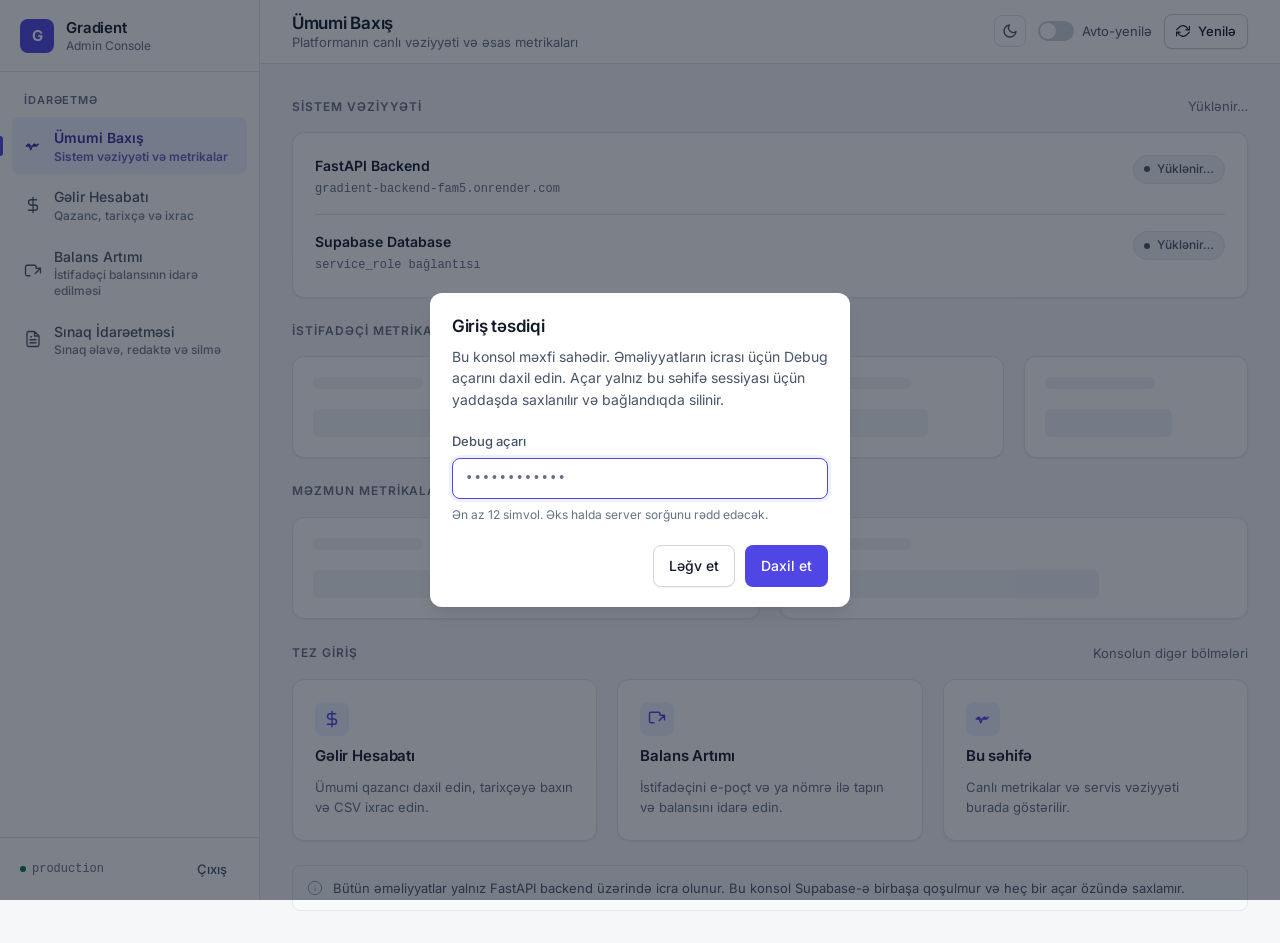
<file: index.html>
<!DOCTYPE html>
<html lang="az" data-theme="light">
<head>
  <meta charset="UTF-8">
  <meta name="viewport" content="width=device-width, initial-scale=1.0">
  <meta name="robots" content="noindex, nofollow">
  <meta name="referrer" content="no-referrer">
  <meta name="theme-color" content="#ffffff">
  <title>Gradient Konsol · Ümumi Baxış</title>
  <link rel="preconnect" href="https://fonts.googleapis.com">
  <link rel="preconnect" href="https://fonts.gstatic.com" crossorigin>
  <link href="https://fonts.googleapis.com/css2?family=Inter:wght@400;500;600;700&display=swap" rel="stylesheet">
  <link rel="stylesheet" href="css/debug.css">

  <!--
    Tünd rejim: `defer` OLMADAN (sinxron) yüklənir ki, <body> çəkilməzdən
    əvvəl `data-theme` tətbiq olunsun (FOUC olmaz).
  -->
  <script src="js/theme.js"></script>
</head>
<body>

  <div class="app-shell">

    <!-- ============================ SIDEBAR ============================ -->
    <aside class="sidebar" id="sidebar">
      <div class="sidebar__brand">
        <div class="sidebar__logo">G</div>
        <div class="sidebar__brand-text">
          <span class="sidebar__brand-name">Gradient</span>
          <span class="sidebar__brand-sub">Admin Console</span>
        </div>
      </div>

      <nav class="sidebar__nav" id="sidebar-nav" aria-label="Konsol menyusu"></nav>

      <div class="sidebar__footer">
        <span class="sidebar__env">
          <span class="env-dot"></span>
          production
        </span>
        <button type="button" class="btn btn--ghost btn--sm" id="btn-signout">Çıxış</button>
      </div>
    </aside>

    <!-- ============================== MAIN ============================= -->
    <div class="main">

      <header class="topbar">
        <div class="row">
          <button type="button" class="sidebar-toggle" id="sidebar-toggle" aria-expanded="false" aria-label="Menyunu aç">
            <svg width="18" height="18" viewBox="0 0 24 24" fill="none" stroke="currentColor" stroke-width="2" stroke-linecap="round"><line x1="3" y1="6" x2="21" y2="6"></line><line x1="3" y1="12" x2="21" y2="12"></line><line x1="3" y1="18" x2="21" y2="18"></line></svg>
          </button>
          <div class="topbar__heading">
            <h1 class="topbar__title" id="page-title">Ümumi Baxış</h1>
            <p class="topbar__subtitle" id="page-subtitle">Platformanın canlı vəziyyəti</p>
          </div>
        </div>

        <div class="topbar__actions">
          <button type="button" class="theme-toggle" data-theme-toggle aria-pressed="false" aria-label="Tünd rejimi aktivləşdir" title="Tünd rejimi">
            <svg class="theme-toggle__icon theme-toggle__icon--moon" viewBox="0 0 24 24" fill="none" stroke="currentColor" stroke-width="2" stroke-linecap="round" stroke-linejoin="round" aria-hidden="true"><path d="M21 12.79A9 9 0 1 1 11.21 3 7 7 0 0 0 21 12.79z"/></svg>
            <svg class="theme-toggle__icon theme-toggle__icon--sun" viewBox="0 0 24 24" fill="none" stroke="currentColor" stroke-width="2" stroke-linecap="round" stroke-linejoin="round" aria-hidden="true"><circle cx="12" cy="12" r="4"/><path d="M12 2v2M12 20v2M4.93 4.93l1.41 1.41M17.66 17.66l1.41 1.41M2 12h2M20 12h2M4.93 19.07l1.41-1.41M17.66 6.34l1.41-1.41"/></svg>
          </button>

          <label class="switch" title="30 saniyəlik avtomatik yenilənmə">
            <input type="checkbox" id="toggle-autorefresh" disabled>
            <span class="switch__track"></span>
            <span>Avto-yenilə</span>
          </label>
          <button type="button" class="btn btn--secondary btn--sm" id="btn-refresh">
            <svg viewBox="0 0 24 24" fill="none" stroke="currentColor" stroke-linecap="round" stroke-linejoin="round"><path d="M23 4v6h-6M1 20v-6h6M20.49 9a9 9 0 0 0-14.9-3.4L1 10m22 4-4.59 4.4A9 9 0 0 1 3.51 15"></path></svg>
            Yenilə
          </button>
        </div>
      </header>

      <main class="page">

        <!-- ------------------ SİSTEM VƏZİYYƏTİ ------------------ -->
        <section class="section" aria-labelledby="health-title">
          <div class="section__head">
            <h2 class="section__title" id="health-title">Sistem Vəziyyəti</h2>
            <span class="section__hint" id="health-updated">Yüklənir…</span>
          </div>

          <div class="card">
            <div class="card__body">
              <div id="health-body">
                <div class="service">
                  <div style="flex:1">
                    <div class="skeleton skeleton--text" style="width:140px"></div>
                    <div class="skeleton skeleton--pill"></div>
                  </div>
                </div>
                <div class="service">
                  <div style="flex:1">
                    <div class="skeleton skeleton--text" style="width:160px"></div>
                    <div class="skeleton skeleton--pill"></div>
                  </div>
                </div>
              </div>
            </div>
          </div>
        </section>

        <!-- ------------------ İSTİFADƏÇİ METRİKALARI ------------------ -->
        <section class="section" aria-labelledby="users-metrics-title">
          <div class="section__head">
            <h2 class="section__title" id="users-metrics-title">İstifadəçi Metrikaları</h2>
          </div>
          <div class="grid-4" id="user-metrics">
            <div class="stat">
              <div class="stat__top"><div class="skeleton skeleton--text" style="width:110px"></div></div>
              <div class="skeleton skeleton--value"></div>
            </div>
            <div class="stat">
              <div class="stat__top"><div class="skeleton skeleton--text" style="width:110px"></div></div>
              <div class="skeleton skeleton--value"></div>
            </div>
            <div class="stat">
              <div class="stat__top"><div class="skeleton skeleton--text" style="width:110px"></div></div>
              <div class="skeleton skeleton--value"></div>
            </div>
            <div class="stat">
              <div class="stat__top"><div class="skeleton skeleton--text" style="width:110px"></div></div>
              <div class="skeleton skeleton--value"></div>
            </div>
          </div>
        </section>

        <!-- ------------------ SINAQ METRİKALARI ------------------ -->
        <section class="section" aria-labelledby="exam-metrics-title">
          <div class="section__head">
            <h2 class="section__title" id="exam-metrics-title">Məzmun Metrikaları</h2>
          </div>
          <div class="grid-2" id="exam-metrics">
            <div class="stat">
              <div class="stat__top"><div class="skeleton skeleton--text" style="width:110px"></div></div>
              <div class="skeleton skeleton--value"></div>
            </div>
            <div class="stat">
              <div class="stat__top"><div class="skeleton skeleton--text" style="width:110px"></div></div>
              <div class="skeleton skeleton--value"></div>
            </div>
          </div>
        </section>

        <!-- ------------------ TEZ GİRİŞ ------------------ -->
        <section class="section" aria-labelledby="quick-title">
          <div class="section__head">
            <h2 class="section__title" id="quick-title">Tez Giriş</h2>
            <span class="section__hint">Konsolun digər bölmələri</span>
          </div>
          <div class="grid-3" id="quick-links"></div>
        </section>

        <div class="note">
          <svg viewBox="0 0 24 24" fill="none" stroke="currentColor" stroke-linecap="round" stroke-linejoin="round"><circle cx="12" cy="12" r="10"></circle><line x1="12" y1="16" x2="12" y2="12"></line><line x1="12" y1="8" x2="12.01" y2="8"></line></svg>
          <span>Bütün əməliyyatlar yalnız FastAPI backend üzərində icra olunur. Bu konsol Supabase-ə birbaşa qoşulmur və heç bir açar özündə saxlamır.</span>
        </div>

      </main>
    </div>
  </div>

  <script src="js/debug-core.js"></script>
  <script src="js/overview.js"></script>
</body>
</html>
</file>
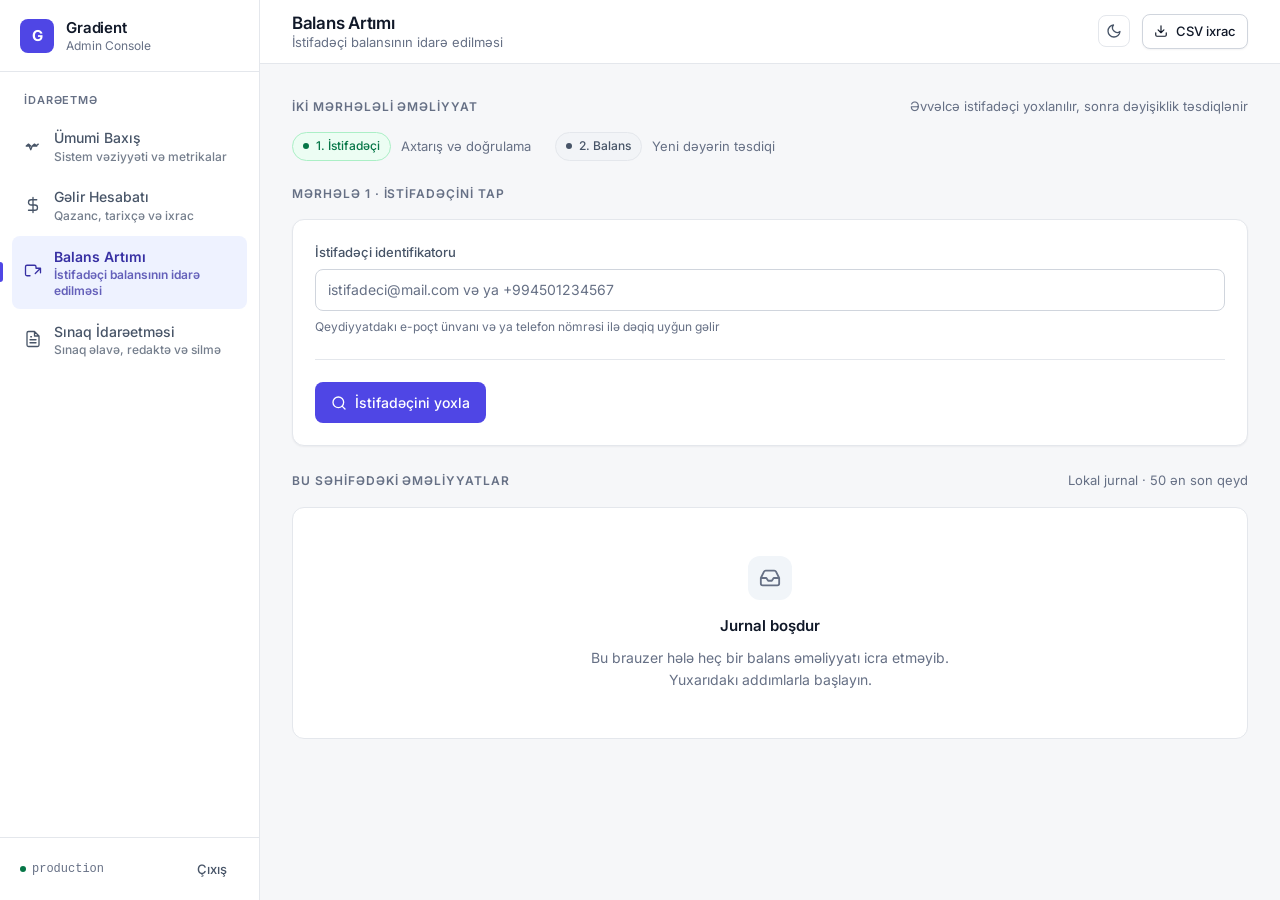
<file: balance.html>
<!DOCTYPE html>
<html lang="az" data-theme="light">
<head>
  <meta charset="UTF-8">
  <meta name="viewport" content="width=device-width, initial-scale=1.0">
  <meta name="robots" content="noindex, nofollow">
  <meta name="referrer" content="no-referrer">
  <meta name="theme-color" content="#ffffff">
  <title>Gradient Konsol · Balans Artımı</title>
  <link rel="preconnect" href="https://fonts.googleapis.com">
  <link rel="preconnect" href="https://fonts.gstatic.com" crossorigin>
  <link href="https://fonts.googleapis.com/css2?family=Inter:wght@400;500;600;700&display=swap" rel="stylesheet">
  <link rel="stylesheet" href="css/debug.css">

  <!--
    Tünd rejim: `defer` OLMADAN (sinxron) yüklənir ki, <body> çəkilməzdən
    əvvəl `data-theme` tətbiq olunsun (FOUC olmaz).
  -->
  <script src="js/theme.js"></script>
</head>
<body>

  <div class="app-shell">

    <!-- ============================ SIDEBAR ============================ -->
    <aside class="sidebar" id="sidebar">
      <div class="sidebar__brand">
        <div class="sidebar__logo">G</div>
        <div class="sidebar__brand-text">
          <span class="sidebar__brand-name">Gradient</span>
          <span class="sidebar__brand-sub">Admin Console</span>
        </div>
      </div>

      <nav class="sidebar__nav" id="sidebar-nav" aria-label="Konsol menyusu"></nav>

      <div class="sidebar__footer">
        <span class="sidebar__env">
          <span class="env-dot"></span>
          production
        </span>
        <button type="button" class="btn btn--ghost btn--sm" id="btn-signout">Çıxış</button>
      </div>
    </aside>

    <!-- ============================== MAIN ============================= -->
    <div class="main">

      <header class="topbar">
        <div class="row">
          <button type="button" class="sidebar-toggle" id="sidebar-toggle" aria-expanded="false" aria-label="Menyunu aç">
            <svg width="18" height="18" viewBox="0 0 24 24" fill="none" stroke="currentColor" stroke-width="2" stroke-linecap="round"><line x1="3" y1="6" x2="21" y2="6"></line><line x1="3" y1="12" x2="21" y2="12"></line><line x1="3" y1="18" x2="21" y2="18"></line></svg>
          </button>
          <div class="topbar__heading">
            <h1 class="topbar__title" id="page-title">Balans Artımı</h1>
            <p class="topbar__subtitle" id="page-subtitle">İstifadəçi balansının idarə edilməsi</p>
          </div>
        </div>

        <div class="topbar__actions">
          <button type="button" class="theme-toggle" data-theme-toggle aria-pressed="false" aria-label="Tünd rejimi aktivləşdir" title="Tünd rejimi">
            <svg class="theme-toggle__icon theme-toggle__icon--moon" viewBox="0 0 24 24" fill="none" stroke="currentColor" stroke-width="2" stroke-linecap="round" stroke-linejoin="round" aria-hidden="true"><path d="M21 12.79A9 9 0 1 1 11.21 3 7 7 0 0 0 21 12.79z"/></svg>
            <svg class="theme-toggle__icon theme-toggle__icon--sun" viewBox="0 0 24 24" fill="none" stroke="currentColor" stroke-width="2" stroke-linecap="round" stroke-linejoin="round" aria-hidden="true"><circle cx="12" cy="12" r="4"/><path d="M12 2v2M12 20v2M4.93 4.93l1.41 1.41M17.66 17.66l1.41 1.41M2 12h2M20 12h2M4.93 19.07l1.41-1.41M17.66 6.34l1.41-1.41"/></svg>
          </button>

          <button type="button" class="btn btn--secondary btn--sm" id="btn-export-balance">
            <svg viewBox="0 0 24 24" fill="none" stroke="currentColor" stroke-linecap="round" stroke-linejoin="round"><path d="M21 15v4a2 2 0 0 1-2 2H5a2 2 0 0 1-2-2v-4M7 10l5 5 5-5M12 15V3"></path></svg>
            CSV ixrac
          </button>
        </div>
      </header>

      <main class="page">

        <!-- ------------------ ADDIM GÖSTƏRİCİSİ ------------------ -->
        <section class="section" aria-labelledby="steps-title">
          <div class="section__head">
            <h2 class="section__title" id="steps-title">İki Mərhələli Əməliyyat</h2>
            <span class="section__hint">Əvvəlcə istifadəçi yoxlanılır, sonra dəyişiklik təsdiqlənir</span>
          </div>

          <ol class="row" id="stepper" style="list-style:none;gap:1.5rem;">
            <li class="row" style="gap:0.625rem;">
              <span class="status status--ok" id="step-badge-1">
                <span class="status__dot"></span>
                <span>1. İstifadəçi</span>
              </span>
              <span class="text-muted" style="font-size:0.8125rem;">Axtarış və doğrulama</span>
            </li>
            <li class="row" style="gap:0.625rem;">
              <span class="status status--idle" id="step-badge-2">
                <span class="status__dot"></span>
                <span>2. Balans</span>
              </span>
              <span class="text-muted" style="font-size:0.8125rem;">Yeni dəyərin təsdiqi</span>
            </li>
          </ol>
        </section>

        <!-- ------------------ MƏRHƏLƏ 1: AXTARIŞ ------------------ -->
        <section class="section hidden" id="step-1" aria-labelledby="step1-title">
          <div class="section__head">
            <h2 class="section__title" id="step1-title">Mərhələ 1 · İstifadəçini Tap</h2>
          </div>

          <div class="card">
            <div class="card__body">
              <form id="lookup-form" novalidate>
                <div class="field" id="field-identifier">
                  <label class="field__label" for="user-identifier">İstifadəçi identifikatoru</label>
                  <div class="input-group">
                    <input class="input" type="text" id="user-identifier"
                           autocomplete="off" maxlength="120" spellcheck="false"
                           placeholder="istifadeci@mail.com və ya +994501234567">
                  </div>
                  <span class="field__hint">Qeydiyyatdakı e-poçt ünvanı və ya telefon nömrəsi ilə dəqiq uyğun gəlir</span>
                  <span class="field__error">E-poçt və ya telefon nömrəsi formatını yoxlayın.</span>
                </div>

                <div class="form-actions">
                  <button type="submit" class="btn btn--primary" id="btn-lookup">
                    <svg viewBox="0 0 24 24" fill="none" stroke="currentColor" stroke-linecap="round" stroke-linejoin="round"><circle cx="11" cy="11" r="8"></circle><line x1="21" y1="21" x2="16.65" y2="16.65"></line></svg>
                    İstifadəçini yoxla
                  </button>
                </div>
              </form>
            </div>
          </div>
        </section>

        <!-- ------------------ MƏRHƏLƏ 2: BALANS ------------------ -->
        <section class="section hidden" id="step-2" aria-labelledby="step2-title">
          <div class="section__head">
            <h2 class="section__title" id="step2-title">Mərhələ 2 · Balansı Yenilə</h2>
            <button type="button" class="btn btn--ghost btn--sm" id="btn-reset-lookup">Başqa istifadəçi axtar</button>
          </div>

          <div class="grid-2">
            <!-- Tapılmış istifadəçi -->
            <div class="card">
              <div class="card__header">
                <div>
                  <div class="card__title">Tapılmış istifadəçi</div>
                  <div class="card__desc">Yoxlanılmış hesab · profil məlumatları</div>
                </div>
                <span class="status status--ok" id="user-status">
                  <span class="status__dot"></span>
                  <span>Təsdiqləndi</span>
                </span>
              </div>
              <div class="card__body">
                <div class="profile-head">
                  <div class="avatar" id="user-avatar" aria-hidden="true">?</div>
                  <div style="min-width:0;">
                    <div class="profile-name" id="found-name">—</div>
                    <div class="profile-meta">
                      <span class="tag" id="found-role">Rol yoxdur</span>
                      <span class="text-mono text-muted" id="found-identifier">—</span>
                    </div>
                  </div>
                </div>

                <hr class="divider" style="margin:1.25rem 0;">

                <div class="grid-2" style="gap:1rem;">
                  <div class="kv">
                    <span class="kv__label">Cari balans</span>
                    <span class="kv__value" id="found-balance">—</span>
                  </div>
                  <div class="kv">
                    <span class="kv__label">Sinif / Səviyyə</span>
                    <span class="kv__value" id="found-grade" style="font-size:1rem;">—</span>
                  </div>
                  <div class="kv">
                    <span class="kv__label">Fənn</span>
                    <span class="kv__value" id="found-subject" style="font-size:1rem;">—</span>
                  </div>
                  <div class="kv">
                    <span class="kv__label">Qeydiyyat</span>
                    <span class="kv__value" id="found-created" style="font-size:1rem;">—</span>
                  </div>
                </div>

                <div id="found-tutor-box" class="hidden" style="margin-top:1.25rem;">
                  <span class="kv__label">Bağlı repetitor</span>
                  <div class="user-info-box" id="found-tutor" style="margin-top:0.375rem;"></div>
                </div>

                <div id="found-stats-box" class="hidden" style="margin-top:1.25rem;">
                  <span class="kv__label">Son sınaq nəticələri</span>
                  <div id="found-stats" style="margin-top:0.5rem;"></div>
                </div>
              </div>
            </div>

            <!-- Yeniləmə formu -->
            <div class="card">
              <div class="card__header">
                <div>
                  <div class="card__title">Yeni balans dəyəri</div>
                  <div class="card__desc">Məbləğ mütləq dəyər kimi yazılır (artım deyil)</div>
                </div>
              </div>
              <div class="card__body">
                <form id="balance-form" novalidate>
                  <div class="field" id="field-balance">
                    <label class="field__label" for="new-balance">Yeni balans (₼)</label>
                    <div class="input-group input-group--prefixed">
                      <span class="input-group__prefix">₼</span>
                      <input class="input input--mono" type="text" id="new-balance"
                             inputmode="decimal" autocomplete="off" maxlength="15"
                             placeholder="0.00">
                    </div>
                    <span class="field__hint">0.00 daxil etmək balansı sıfırlayır</span>
                    <span class="field__error">0.00 ilə 999999999.99 arasında düzgün məbləğ daxil edin.</span>
                  </div>

                  <div class="amount-preview" id="balance-preview" style="margin-top:1rem;">
                    <span>Dəyişiklik:</span>
                    <span class="amount-preview__delta" id="balance-delta">—</span>
                  </div>

                  <div class="form-actions">
                    <button type="submit" class="btn btn--primary" id="btn-update-balance">
                      <svg viewBox="0 0 24 24" fill="none" stroke="currentColor" stroke-linecap="round" stroke-linejoin="round"><polyline points="20 6 9 17 4 12"></polyline></svg>
                      Təsdiqlə və yenilə
                    </button>
                    <button type="button" class="btn btn--secondary" id="btn-cancel-balance">Ləğv et</button>
                  </div>
                </form>
              </div>
              <div class="card__footer">
                <div class="note note--warning">
                  <svg viewBox="0 0 24 24" fill="none" stroke="currentColor" stroke-linecap="round" stroke-linejoin="round"><path d="M10.29 3.86 1.82 18a2 2 0 0 0 1.71 3h16.94a2 2 0 0 0 1.71-3L13.71 3.86a2 2 0 0 0-3.42 0z"></path><line x1="12" y1="9" x2="12" y2="13"></line><line x1="12" y1="17" x2="12.01" y2="17"></line></svg>
                  <span>Bu əməliyyat balansı dərhal dəyişir. Əvvəlcə dəyəri nəzarət edin, sonra təsdiqləyin.</span>
                </div>
              </div>
            </div>
          </div>
        </section>

        <!-- ------------------ JURNAL ------------------ -->
        <section class="section" aria-labelledby="journal-title">
          <div class="section__head">
            <h2 class="section__title" id="journal-title">Bu Səhifədəki Əməliyyatlar</h2>
            <span class="section__hint">Lokal jurnal · 50 ən son qeyd</span>
          </div>

          <div class="table-wrap" id="journal-table"></div>
        </section>

      </main>
    </div>
  </div>

  <script src="js/debug-core.js"></script>
  <script src="js/balance.js"></script>
</body>
</html>
</file>
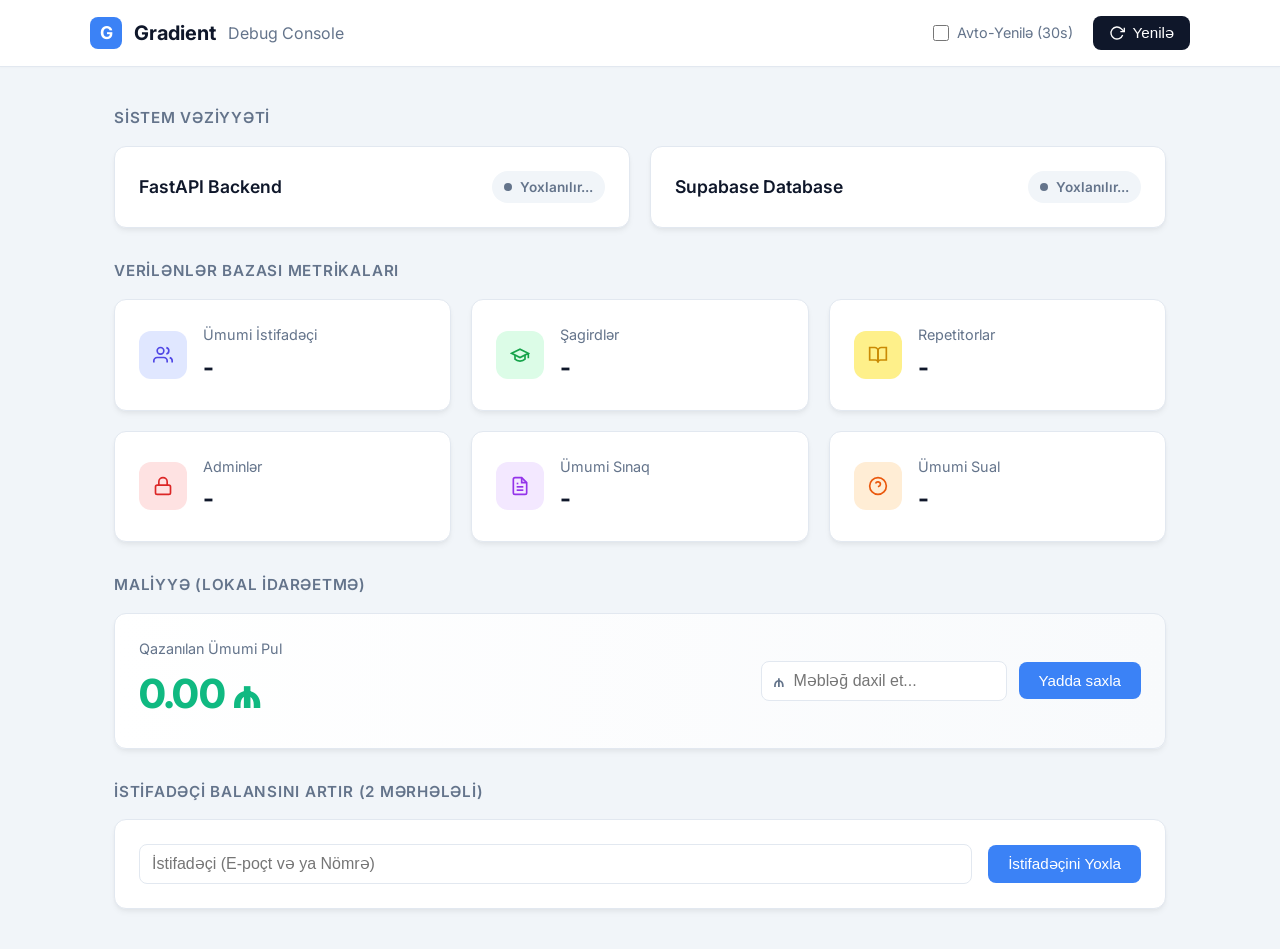
<file: debug.html>
<!DOCTYPE html>
<html lang="az">
<head>
  <meta charset="UTF-8">
  <meta name="viewport" content="width=device-width, initial-scale=1.0">
  <title>Gradient | System Debug</title>
  <link rel="preconnect" href="https://fonts.googleapis.com">
  <link rel="preconnect" href="https://fonts.gstatic.com" crossorigin>
  <link href="https://fonts.googleapis.com/css2?family=Inter:wght@400;500;600;700&display=swap" rel="stylesheet">
  <link rel="stylesheet" href="debug.css">
</head>
<body>

  <header class="debug-header">
    <div class="header-container">
      <div class="brand">
        <div class="logo-box">G</div>
        Gradient <span>Debug Console</span>
      </div>
      <div class="header-actions">
        <label class="auto-refresh-toggle">
          <input type="checkbox" id="toggle-autorefresh">
          <span class="toggle-label">Avto-Yenilə (30s)</span>
        </label>
        <button id="btn-refresh" class="btn-refresh">
          <svg width="16" height="16" viewBox="0 0 24 24" fill="none" stroke="currentColor" stroke-width="2"><polyline points="23 4 23 10 17 10"></polyline><path d="M20.49 15a9 9 0 1 1-2.12-9.36L23 10"></path></svg>
          Yenilə
        </button>
      </div>
    </div>
  </header>

  <main class="debug-main">
    
    <!-- STATUS BÖLMƏSİ -->
    <section class="debug-section">
      <h2 class="section-title">Sistem Vəziyyəti</h2>
      <div class="grid-2">
        <div class="status-card" id="card-backend">
          <div class="status-header">
            <span class="status-title">FastAPI Backend</span>
            <div class="status-badge" id="badge-backend">
              <span class="status-dot" id="dot-backend"></span>
              <span id="val-backend">Yoxlanılır...</span>
            </div>
          </div>
          <div class="status-error" id="err-backend"></div>
        </div>
        
        <div class="status-card" id="card-db">
          <div class="status-header">
            <span class="status-title">Supabase Database</span>
            <div class="status-badge" id="badge-db">
              <span class="status-dot" id="dot-db"></span>
              <span id="val-db">Yoxlanılır...</span>
            </div>
          </div>
          <div class="status-error" id="err-db"></div>
        </div>
      </div>
    </section>

    <!-- METRİKALAR BÖLMƏSİ -->
    <section class="debug-section">
      <h2 class="section-title">Verilənlər Bazası Metrikaları</h2>
      <div class="grid-3">
        <div class="metric-card">
          <div class="metric-icon users-icon">
            <svg width="20" height="20" viewBox="0 0 24 24" fill="none" stroke="currentColor" stroke-width="2"><path d="M17 21v-2a4 4 0 0 0-4-4H5a4 4 0 0 0-4 4v2"></path><circle cx="9" cy="7" r="4"></circle><path d="M23 21v-2a4 4 0 0 0-3-3.87"></path><path d="M16 3.13a4 4 0 0 1 0 7.75"></path></svg>
          </div>
          <div class="metric-info">
            <div class="metric-label">Ümumi İstifadəçi</div>
            <div class="metric-value" id="m-total-users">-</div>
          </div>
        </div>
        <div class="metric-card">
          <div class="metric-icon students-icon">
            <svg width="20" height="20" viewBox="0 0 24 24" fill="none" stroke="currentColor" stroke-width="2"><path d="M22 10v6M2 10l10-5 10 5-10 5z"></path><path d="M6 12v5c3 3 9 3 12 0v-5"></path></svg>
          </div>
          <div class="metric-info">
            <div class="metric-label">Şagirdlər</div>
            <div class="metric-value" id="m-students">-</div>
          </div>
        </div>
        <div class="metric-card">
          <div class="metric-icon tutors-icon">
            <svg width="20" height="20" viewBox="0 0 24 24" fill="none" stroke="currentColor" stroke-width="2"><path d="M2 3h6a4 4 0 0 1 4 4v14a3 3 0 0 0-3-3H2z"></path><path d="M22 3h-6a4 4 0 0 0-4 4v14a3 3 0 0 1 3-3h7z"></path></svg>
          </div>
          <div class="metric-info">
            <div class="metric-label">Repetitorlar</div>
            <div class="metric-value" id="m-tutors">-</div>
          </div>
        </div>
        <div class="metric-card">
          <div class="metric-icon admins-icon">
            <svg width="20" height="20" viewBox="0 0 24 24" fill="none" stroke="currentColor" stroke-width="2"><rect x="3" y="11" width="18" height="11" rx="2" ry="2"></rect><path d="M7 11V7a5 5 0 0 1 10 0v4"></path></svg>
          </div>
          <div class="metric-info">
            <div class="metric-label">Adminlər</div>
            <div class="metric-value" id="m-admins">-</div>
          </div>
        </div>
        <div class="metric-card">
          <div class="metric-icon exams-icon">
            <svg width="20" height="20" viewBox="0 0 24 24" fill="none" stroke="currentColor" stroke-width="2"><path d="M14 2H6a2 2 0 0 0-2 2v16a2 2 0 0 0 2 2h12a2 2 0 0 0 2-2V8z"></path><polyline points="14 2 14 8 20 8"></polyline><line x1="16" y1="13" x2="8" y2="13"></line><line x1="16" y1="17" x2="8" y2="17"></line><polyline points="10 9 9 9 8 9"></polyline></svg>
          </div>
          <div class="metric-info">
            <div class="metric-label">Ümumi Sınaq</div>
            <div class="metric-value" id="m-exams">-</div>
          </div>
        </div>
        <div class="metric-card">
          <div class="metric-icon questions-icon">
            <svg width="20" height="20" viewBox="0 0 24 24" fill="none" stroke="currentColor" stroke-width="2"><circle cx="12" cy="12" r="10"></circle><path d="M9.09 9a3 3 0 0 1 5.83 1c0 2-3 3-3 3"></path><line x1="12" y1="17" x2="12.01" y2="17"></line></svg>
          </div>
          <div class="metric-info">
            <div class="metric-label">Ümumi Sual</div>
            <div class="metric-value" id="m-questions">-</div>
          </div>
        </div>
      </div>
    </section>

    <!-- GƏLİR BÖLMƏSİ (Lokal) -->
    <section class="debug-section">
      <h2 class="section-title">Maliyyə (Lokal İdarəetmə)</h2>
      <div class="revenue-card">
        <div class="revenue-info">
          <div class="metric-label">Qazanılan Ümumi Pul</div>
          <div class="revenue-display" id="revenue-display">0.00 ₼</div>
        </div>
        <div class="revenue-controls">
          <div class="input-group">
            <span class="currency-symbol">₼</span>
            <input type="number" id="revenue-input" placeholder="Məbləğ daxil et..." step="0.01">
          </div>
          <button id="btn-save-revenue" class="btn-save">Yadda saxla</button>
        </div>
      </div>
    </section>

    <!-- İSTİFADƏÇİ BALANS İDARƏETMƏSİ (2 MƏRHƏLƏLİ) -->
    <section class="debug-section">
      <h2 class="section-title">İstifadəçi Balansını Artır (2 Mərhələli)</h2>
      
      <!-- Mərhələ 1: Axtarış -->
      <div class="balance-card" id="step-1">
        <div class="input-group no-symbol" style="flex: 2;">
          <input type="text" id="bal-identifier" placeholder="İstifadəçi (E-poçt və ya Nömrə)">
        </div>
        <button id="btn-check-user" class="btn-save">İstifadəçini Yoxla</button>
      </div>

      <!-- Mərhələ 2: Təsdiq və Yeniləmə (İlkin olaraq gizlidir) -->
      <div class="balance-card hidden" id="step-2">
        <div class="user-info-box">
          <div class="user-name" id="found-user-name">Ad Soyad</div>
          <div class="user-balance">Cari balans: <span id="found-user-balance">0.00</span> ₼</div>
        </div>
        
        <div class="input-group">
          <span class="currency-symbol">₼</span>
          <input type="number" id="bal-amount" placeholder="Yeni Balans (məs: 15.50)" step="0.01">
        </div>
        
        <div class="action-buttons">
          <button id="btn-update-balance" class="btn-save">Təsdiqlə və Yenilə</button>
          <button id="btn-cancel-balance" class="btn-cancel">Ləğv et</button>
        </div>
      </div>
    </section>

  </main>

  <!-- Toast Notification -->
  <div id="toast" class="toast">Məlumat yeniləndi!</div>

  <script src="debug.js"></script>
</body>
</html>
</file>
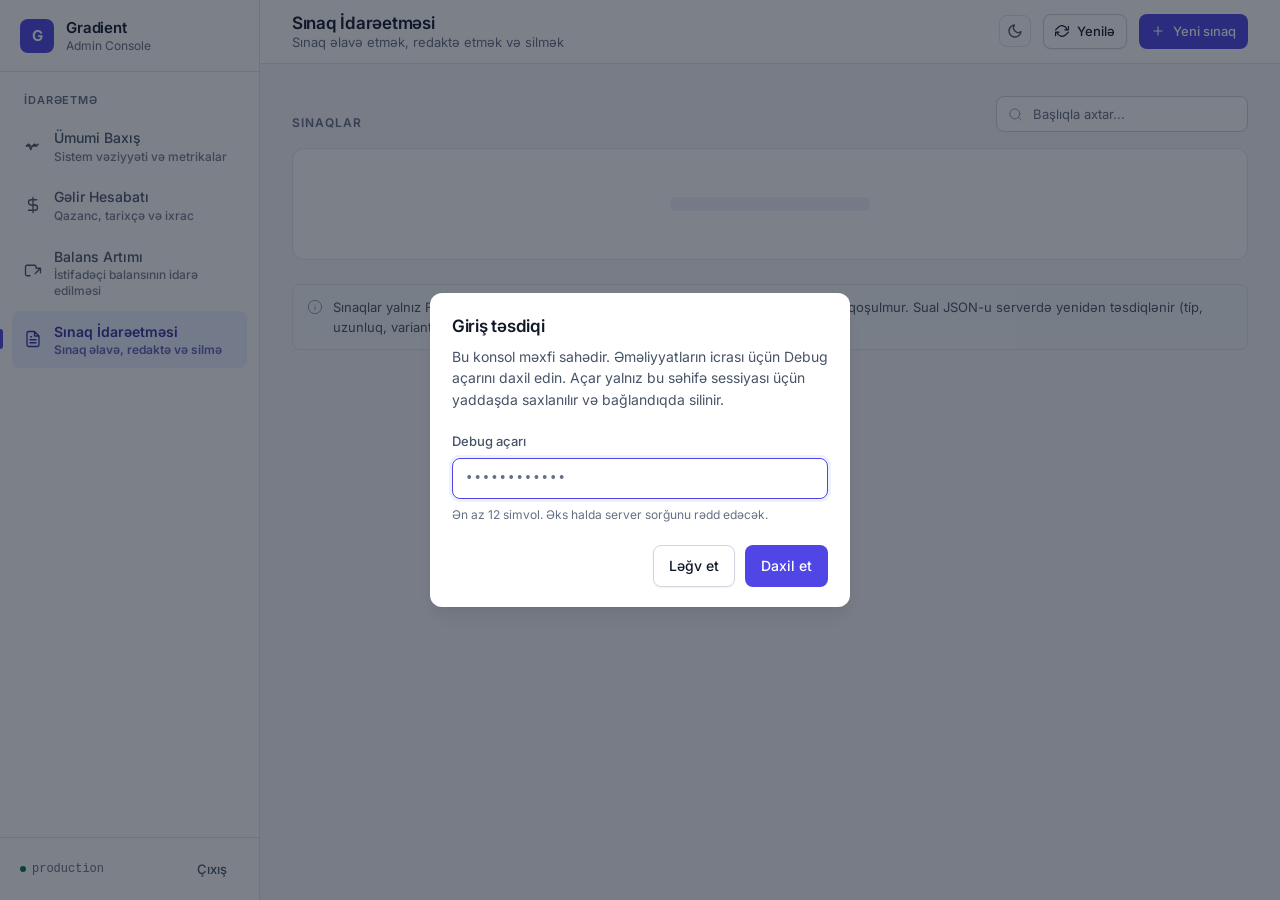
<file: exams.html>
<!DOCTYPE html>
<html lang="az" data-theme="light">
<head>
  <meta charset="UTF-8">
  <meta name="viewport" content="width=device-width, initial-scale=1.0">
  <meta name="robots" content="noindex, nofollow">
  <meta name="referrer" content="no-referrer">
  <meta name="theme-color" content="#ffffff">
  <title>Gradient Konsol · Sınaq İdarəetməsi</title>
  <link rel="preconnect" href="https://fonts.googleapis.com">
  <link rel="preconnect" href="https://fonts.gstatic.com" crossorigin>
  <link href="https://fonts.googleapis.com/css2?family=Inter:wght@400;500;600;700&display=swap" rel="stylesheet">
  <link rel="stylesheet" href="css/debug.css">

  <!--
    Tünd rejim: `defer` OLMADAN (sinxron) yüklənir ki, <body> çəkilməzdən
    əvvəl `data-theme` tətbiq olunsun (FOUC olmaz).
  -->
  <script src="js/theme.js"></script>
</head>
<body>

  <div class="app-shell">

    <!-- ============================ SIDEBAR ============================ -->
    <aside class="sidebar" id="sidebar">
      <div class="sidebar__brand">
        <div class="sidebar__logo">G</div>
        <div class="sidebar__brand-text">
          <span class="sidebar__brand-name">Gradient</span>
          <span class="sidebar__brand-sub">Admin Console</span>
        </div>
      </div>

      <nav class="sidebar__nav" id="sidebar-nav" aria-label="Konsol menyusu"></nav>

      <div class="sidebar__footer">
        <span class="sidebar__env">
          <span class="env-dot"></span>
          production
        </span>
        <button type="button" class="btn btn--ghost btn--sm" id="btn-signout">Çıxış</button>
      </div>
    </aside>

    <!-- ============================== MAIN ============================= -->
    <div class="main">

      <header class="topbar">
        <div class="row">
          <button type="button" class="sidebar-toggle" id="sidebar-toggle" aria-expanded="false" aria-label="Menyunu aç">
            <svg width="18" height="18" viewBox="0 0 24 24" fill="none" stroke="currentColor" stroke-width="2" stroke-linecap="round"><line x1="3" y1="6" x2="21" y2="6"></line><line x1="3" y1="12" x2="21" y2="12"></line><line x1="3" y1="18" x2="21" y2="18"></line></svg>
          </button>
          <div class="topbar__heading">
            <h1 class="topbar__title" id="page-title">Sınaq İdarəetməsi</h1>
            <p class="topbar__subtitle" id="page-subtitle">Sınaq əlavə etmək, redaktə etmək və silmək</p>
          </div>
        </div>

        <div class="topbar__actions">
          <button type="button" class="theme-toggle" data-theme-toggle aria-pressed="false" aria-label="Tünd rejimi aktivləşdir" title="Tünd rejimi">
            <svg class="theme-toggle__icon theme-toggle__icon--moon" viewBox="0 0 24 24" fill="none" stroke="currentColor" stroke-width="2" stroke-linecap="round" stroke-linejoin="round" aria-hidden="true"><path d="M21 12.79A9 9 0 1 1 11.21 3 7 7 0 0 0 21 12.79z"/></svg>
            <svg class="theme-toggle__icon theme-toggle__icon--sun" viewBox="0 0 24 24" fill="none" stroke="currentColor" stroke-width="2" stroke-linecap="round" stroke-linejoin="round" aria-hidden="true"><circle cx="12" cy="12" r="4"/><path d="M12 2v2M12 20v2M4.93 4.93l1.41 1.41M17.66 17.66l1.41 1.41M2 12h2M20 12h2M4.93 19.07l1.41-1.41M17.66 6.34l1.41-1.41"/></svg>
          </button>

          <button type="button" class="btn btn--secondary btn--sm" id="btn-refresh">
            <svg viewBox="0 0 24 24" fill="none" stroke="currentColor" stroke-linecap="round" stroke-linejoin="round"><path d="M23 4v6h-6M1 20v-6h6M20.49 9a9 9 0 0 0-14.9-3.4L1 10m22 4-4.59 4.4A9 9 0 0 1 3.51 15"></path></svg>
            Yenilə
          </button>
          <button type="button" class="btn btn--primary btn--sm" id="btn-new-exam">
            <svg viewBox="0 0 24 24" fill="none" stroke="currentColor" stroke-linecap="round" stroke-linejoin="round"><line x1="12" y1="5" x2="12" y2="19"></line><line x1="5" y1="12" x2="19" y2="12"></line></svg>
            Yeni sınaq
          </button>
        </div>
      </header>

      <main class="page">

        <!-- ------------------ SİNAQ SİYAHISI ------------------ -->
        <section class="section" aria-labelledby="list-title">
          <div class="section__head">
            <h2 class="section__title" id="list-title">Sınaqlar</h2>
            <div class="row">
              <label class="sr-only" for="exam-search">Sınaq axtarışı</label>
              <div class="input-group" style="width:auto;">
                <span class="input-group__prefix" style="left:0.75rem;">
                  <svg width="15" height="15" viewBox="0 0 24 24" fill="none" stroke="currentColor" stroke-linecap="round" stroke-linejoin="round" style="position:static;"><circle cx="11" cy="11" r="8"></circle><line x1="21" y1="21" x2="16.65" y2="16.65"></line></svg>
                </span>
                <input class="input input--compact" type="text" id="exam-search"
                       style="padding-left:2.25rem;min-width:240px;"
                       placeholder="Başlıqla axtar..." maxlength="100" autocomplete="off">
              </div>
            </div>
          </div>

          <div class="table-wrap" id="exam-table">
            <div class="state">
              <div class="skeleton skeleton--line" style="width:200px"></div>
            </div>
          </div>
        </section>

        <!-- ------------------ REDAKTOR ------------------ -->
        <section class="section hidden" id="editor" aria-labelledby="editor-title">
          <div class="section__head">
            <h2 class="section__title" id="editor-title">Yeni sınaq</h2>
            <button type="button" class="btn btn--ghost btn--sm" id="btn-close-editor">Bağla</button>
          </div>

          <div class="card">
            <div class="card__header">
              <div>
                <div class="card__title">Sınaq məlumatları</div>
                <div class="card__desc">Başlıq, fənn, qiymət və müddət</div>
              </div>
            </div>
            <div class="card__body">
              <form id="exam-form" novalidate>
                <div class="form-grid">
                  <div class="field" id="field-title">
                    <label class="field__label" for="exam-title">Başlıq</label>
                    <input class="input" type="text" id="exam-title" maxlength="200"
                           placeholder="məs. Riyaziyyat — Mövzu 3" autocomplete="off">
                    <span class="field__error">Başlıq 3–200 simvol arasında olmalıdır.</span>
                  </div>

                  <div class="field" id="field-subject">
                    <label class="field__label" for="exam-subject">Fənn</label>
                    <select class="input" id="exam-subject"></select>
                    <span class="field__error">Fənn seçin (2–80 simvol).</span>
                  </div>

                  <div class="field hidden" id="field-subject-custom">
                    <label class="field__label" for="exam-subject-custom">Fənn adı (əl ilə)</label>
                    <input class="input" type="text" id="exam-subject-custom" maxlength="80"
                           placeholder="Siyahıda olmayan fənn adı" autocomplete="off">
                    <span class="field__hint">Bu ad analitikada ayrıca fənn kimi göstəriləcək.</span>
                  </div>

                  <div class="field" id="field-price">
                    <label class="field__label" for="exam-price">Qiymət (₼)</label>
                    <div class="input-group input-group--prefixed">
                      <span class="input-group__prefix">₼</span>
                      <input class="input input--mono" type="text" id="exam-price"
                             inputmode="decimal" maxlength="12" placeholder="0.00" autocomplete="off">
                    </div>
                    <span class="field__hint">0.00 = pulsuz sınaq</span>
                    <span class="field__error">Qiymət 0–100000 arasında olmalıdır.</span>
                  </div>

                  <div class="field" id="field-duration">
                    <label class="field__label" for="exam-duration">Müddət (dəq)</label>
                    <input class="input input--mono" type="text" id="exam-duration"
                           inputmode="numeric" maxlength="3" placeholder="30" autocomplete="off">
                    <span class="field__error">Müddət 1–600 dəqiqə arasında olmalıdır.</span>
                  </div>
                </div>

                <hr class="divider" style="margin:1.5rem 0;">

                <div class="toolbar" style="margin-bottom:1rem;">
                  <div>
                    <div class="card__title">Sual bloku</div>
                    <div class="card__desc" id="question-count">0 sual · JSON formatında saxlanılır</div>
                  </div>
                  <div class="row">
                    <button type="button" class="btn btn--secondary btn--sm" id="btn-import-json">
                      <svg viewBox="0 0 24 24" fill="none" stroke="currentColor" stroke-linecap="round" stroke-linejoin="round"><path d="M21 15v4a2 2 0 0 1-2 2H5a2 2 0 0 1-2-2v-4M17 8l-5-5-5 5M12 3v12"></path></svg>
                      JSON yapışdır
                    </button>
                    <button type="button" class="btn btn--primary btn--sm" id="btn-add-question">
                      <svg viewBox="0 0 24 24" fill="none" stroke="currentColor" stroke-linecap="round" stroke-linejoin="round"><line x1="12" y1="5" x2="12" y2="19"></line><line x1="5" y1="12" x2="19" y2="12"></line></svg>
                      Sual əlavə et
                    </button>
                  </div>
                </div>

                <div class="stack" id="questions-host"></div>

                <div class="form-actions">
                  <button type="submit" class="btn btn--primary" id="btn-save-exam">Sınağı saxla</button>
                  <button type="button" class="btn btn--secondary" id="btn-cancel-exam">Ləğv et</button>
                  <span class="text-muted" id="editor-mode" style="font-size:0.8125rem;margin-left:auto;"></span>
                </div>
              </form>
            </div>
          </div>
        </section>

        <div class="note">
          <svg viewBox="0 0 24 24" fill="none" stroke="currentColor" stroke-linecap="round" stroke-linejoin="round"><circle cx="12" cy="12" r="10"></circle><line x1="12" y1="16" x2="12" y2="12"></line><line x1="12" y1="8" x2="12.01" y2="8"></line></svg>
          <span>Sınaqlar yalnız FastAPI backend üzərindən yazılır — bu konsol Supabase-ə birbaşa qoşulmur. Sual JSON-u serverdə yenidən təsdiqlənir (típ, uzunluq, variant açarı).</span>
        </div>

      </main>
    </div>
  </div>

  <!-- JSON import modalı -->
  <div class="modal-backdrop hidden" id="import-modal" role="dialog" aria-modal="true" aria-labelledby="import-title">
    <div class="modal" style="max-width:560px;">
      <div class="modal__header">
        <h2 class="modal__title" id="import-title">JSON formatında sual yapışdırın</h2>
        <p class="modal__text">
          Massiv daxilində hər element <code class="text-mono">q_tag</code>,
          <code class="text-mono">text</code>, <code class="text-mono">options</code> və
          <code class="text-mono">correct_answer</code> açarlarına malik olmalıdır.
          Variantlar <strong>A–H</strong> arasında ən azı 2, ən çox 8 ədəd ola bilər.
          Yanlış format serverdə rədd ediləcək.
        </p>
      </div>
      <div class="modal__body">
        <div class="field" id="field-json">
          <label class="field__label" for="json-input">JSON</label>
          <textarea class="input input--mono" id="json-input" rows="10" spellcheck="false"
                    maxlength="400000" placeholder='[{"text":"2+2=?","options":{"A":"3","B":"4","C":"5","D":"6"},"correct_answer":"B"}]'></textarea>
          <span class="field__hint">Maksimum 400 000 simvol · 200 suala qədər · variantlar A–H</span>
          <span class="field__error">JSON parse olunmadı — formatı yoxlayın.</span>
        </div>
      </div>
      <div class="modal__footer">
        <button type="button" class="btn btn--secondary" id="btn-import-cancel">Ləğv et</button>
        <button type="button" class="btn btn--primary" id="btn-import-confirm">İçəri al</button>
      </div>
    </div>
  </div>

  <script src="js/debug-core.js"></script>
  <script src="js/exams.js"></script>
</body>
</html>
</file>
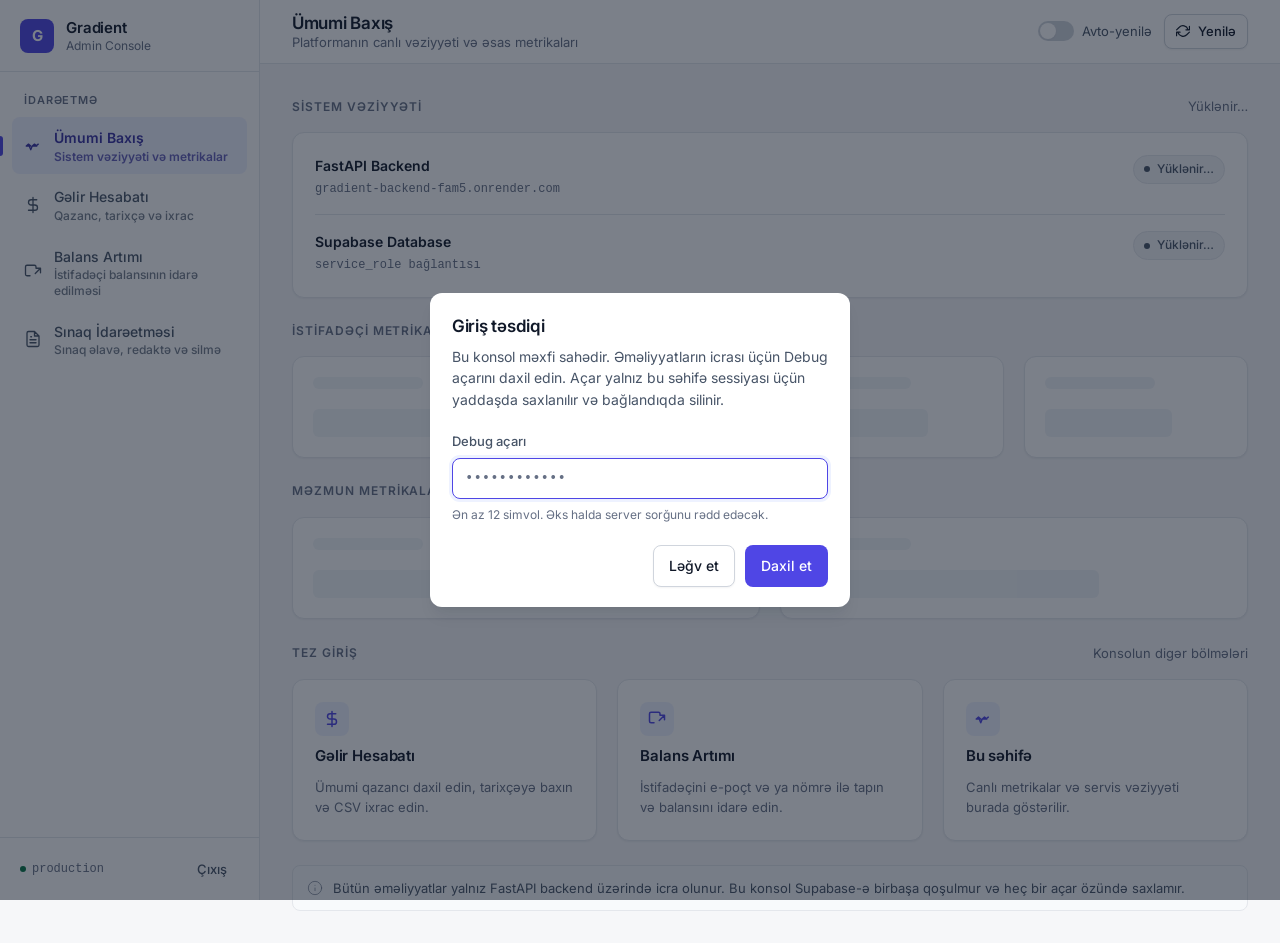
<file: overview.html>
<!DOCTYPE html>
<html lang="az">
<head>
  <meta charset="UTF-8">
  <meta name="viewport" content="width=device-width, initial-scale=1.0">
  <meta name="robots" content="noindex, nofollow">
  <meta name="referrer" content="no-referrer">
  <title>Gradient Konsol · Ümumi Baxış</title>
  <link rel="preconnect" href="https://fonts.googleapis.com">
  <link rel="preconnect" href="https://fonts.gstatic.com" crossorigin>
  <link href="https://fonts.googleapis.com/css2?family=Inter:wght@400;500;600;700&display=swap" rel="stylesheet">
  <link rel="stylesheet" href="css/debug.css">
</head>
<body>

  <div class="app-shell">

    <!-- ============================ SIDEBAR ============================ -->
    <aside class="sidebar" id="sidebar">
      <div class="sidebar__brand">
        <div class="sidebar__logo">G</div>
        <div class="sidebar__brand-text">
          <span class="sidebar__brand-name">Gradient</span>
          <span class="sidebar__brand-sub">Admin Console</span>
        </div>
      </div>

      <nav class="sidebar__nav" id="sidebar-nav" aria-label="Konsol menyusu"></nav>

      <div class="sidebar__footer">
        <span class="sidebar__env">
          <span class="env-dot"></span>
          production
        </span>
        <button type="button" class="btn btn--ghost btn--sm" id="btn-signout">Çıxış</button>
      </div>
    </aside>

    <!-- ============================== MAIN ============================= -->
    <div class="main">

      <header class="topbar">
        <div class="row">
          <button type="button" class="sidebar-toggle" id="sidebar-toggle" aria-expanded="false" aria-label="Menyunu aç">
            <svg width="18" height="18" viewBox="0 0 24 24" fill="none" stroke="currentColor" stroke-width="2" stroke-linecap="round"><line x1="3" y1="6" x2="21" y2="6"></line><line x1="3" y1="12" x2="21" y2="12"></line><line x1="3" y1="18" x2="21" y2="18"></line></svg>
          </button>
          <div class="topbar__heading">
            <h1 class="topbar__title" id="page-title">Ümumi Baxış</h1>
            <p class="topbar__subtitle" id="page-subtitle">Platformanın canlı vəziyyəti</p>
          </div>
        </div>

        <div class="topbar__actions">
          <label class="switch" title="30 saniyəlik avtomatik yenilənmə">
            <input type="checkbox" id="toggle-autorefresh" disabled>
            <span class="switch__track"></span>
            <span>Avto-yenilə</span>
          </label>
          <button type="button" class="btn btn--secondary btn--sm" id="btn-refresh">
            <svg viewBox="0 0 24 24" fill="none" stroke="currentColor" stroke-linecap="round" stroke-linejoin="round"><path d="M23 4v6h-6M1 20v-6h6M20.49 9a9 9 0 0 0-14.9-3.4L1 10m22 4-4.59 4.4A9 9 0 0 1 3.51 15"></path></svg>
            Yenilə
          </button>
        </div>
      </header>

      <main class="page">

        <!-- ------------------ SİSTEM VƏZİYYƏTİ ------------------ -->
        <section class="section" aria-labelledby="health-title">
          <div class="section__head">
            <h2 class="section__title" id="health-title">Sistem Vəziyyəti</h2>
            <span class="section__hint" id="health-updated">Yüklənir…</span>
          </div>

          <div class="card">
            <div class="card__body">
              <div id="health-body">
                <div class="service">
                  <div style="flex:1">
                    <div class="skeleton skeleton--text" style="width:140px"></div>
                    <div class="skeleton skeleton--pill"></div>
                  </div>
                </div>
                <div class="service">
                  <div style="flex:1">
                    <div class="skeleton skeleton--text" style="width:160px"></div>
                    <div class="skeleton skeleton--pill"></div>
                  </div>
                </div>
              </div>
            </div>
          </div>
        </section>

        <!-- ------------------ İSTİFADƏÇİ METRİKALARI ------------------ -->
        <section class="section" aria-labelledby="users-metrics-title">
          <div class="section__head">
            <h2 class="section__title" id="users-metrics-title">İstifadəçi Metrikaları</h2>
          </div>
          <div class="grid-4" id="user-metrics">
            <div class="stat">
              <div class="stat__top"><div class="skeleton skeleton--text" style="width:110px"></div></div>
              <div class="skeleton skeleton--value"></div>
            </div>
            <div class="stat">
              <div class="stat__top"><div class="skeleton skeleton--text" style="width:110px"></div></div>
              <div class="skeleton skeleton--value"></div>
            </div>
            <div class="stat">
              <div class="stat__top"><div class="skeleton skeleton--text" style="width:110px"></div></div>
              <div class="skeleton skeleton--value"></div>
            </div>
            <div class="stat">
              <div class="stat__top"><div class="skeleton skeleton--text" style="width:110px"></div></div>
              <div class="skeleton skeleton--value"></div>
            </div>
          </div>
        </section>

        <!-- ------------------ SINAQ METRİKALARI ------------------ -->
        <section class="section" aria-labelledby="exam-metrics-title">
          <div class="section__head">
            <h2 class="section__title" id="exam-metrics-title">Məzmun Metrikaları</h2>
          </div>
          <div class="grid-2" id="exam-metrics">
            <div class="stat">
              <div class="stat__top"><div class="skeleton skeleton--text" style="width:110px"></div></div>
              <div class="skeleton skeleton--value"></div>
            </div>
            <div class="stat">
              <div class="stat__top"><div class="skeleton skeleton--text" style="width:110px"></div></div>
              <div class="skeleton skeleton--value"></div>
            </div>
          </div>
        </section>

        <!-- ------------------ TEZ GİRİŞ ------------------ -->
        <section class="section" aria-labelledby="quick-title">
          <div class="section__head">
            <h2 class="section__title" id="quick-title">Tez Giriş</h2>
            <span class="section__hint">Konsolun digər bölmələri</span>
          </div>
          <div class="grid-3" id="quick-links"></div>
        </section>

        <div class="note">
          <svg viewBox="0 0 24 24" fill="none" stroke="currentColor" stroke-linecap="round" stroke-linejoin="round"><circle cx="12" cy="12" r="10"></circle><line x1="12" y1="16" x2="12" y2="12"></line><line x1="12" y1="8" x2="12.01" y2="8"></line></svg>
          <span>Bütün əməliyyatlar yalnız FastAPI backend üzərində icra olunur. Bu konsol Supabase-ə birbaşa qoşulmur və heç bir açar özündə saxlamır.</span>
        </div>

      </main>
    </div>
  </div>

  <script src="js/debug-core.js"></script>
  <script src="js/overview.js"></script>
</body>
</html>
</file>
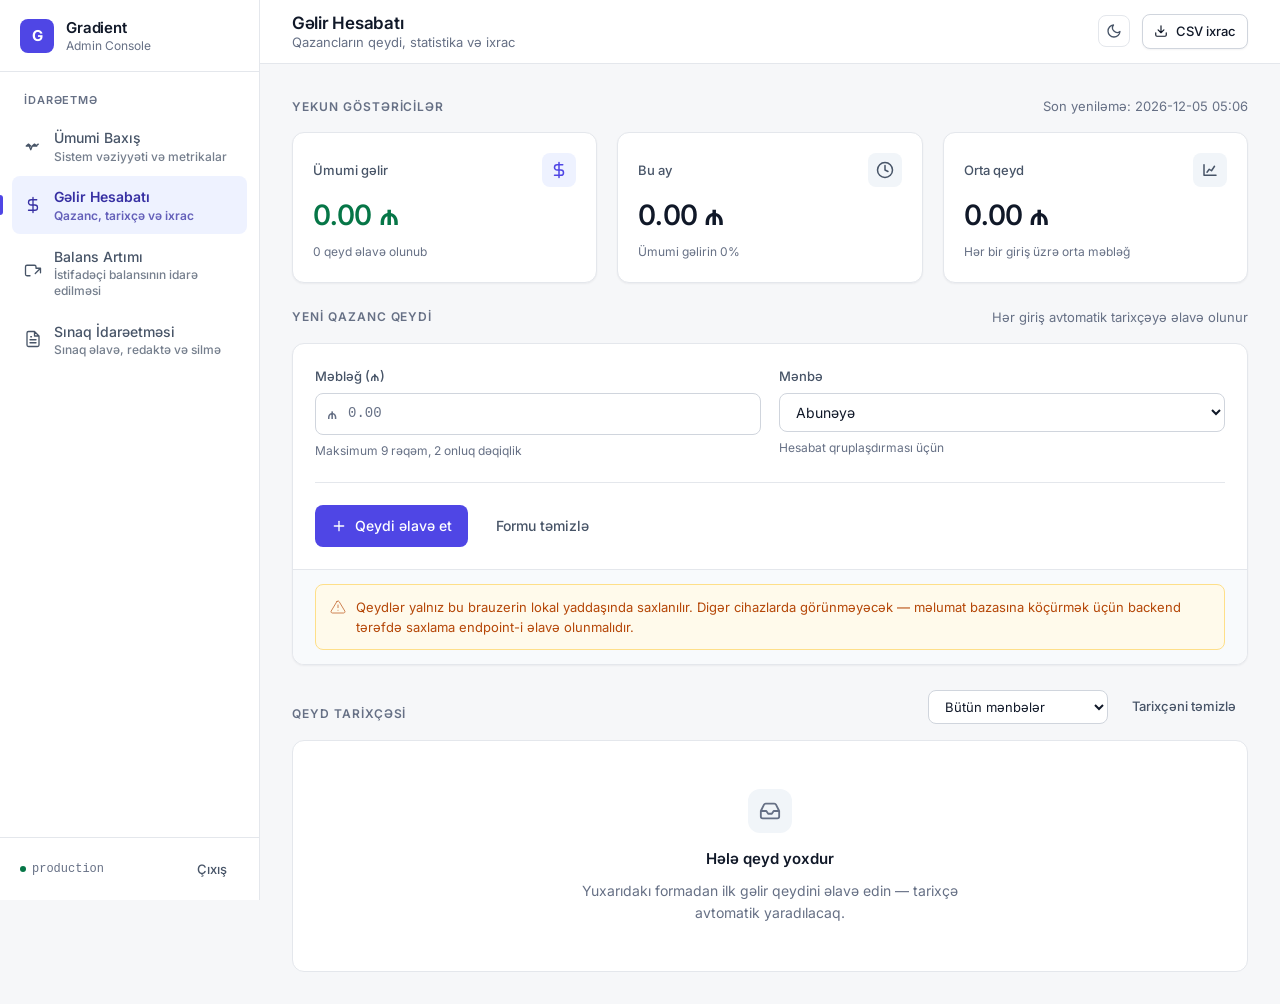
<file: revenue.html>
<!DOCTYPE html>
<html lang="az" data-theme="light">
<head>
  <meta charset="UTF-8">
  <meta name="viewport" content="width=device-width, initial-scale=1.0">
  <meta name="robots" content="noindex, nofollow">
  <meta name="referrer" content="no-referrer">
  <meta name="theme-color" content="#ffffff">
  <title>Gradient Konsol · Gəlir Hesabatı</title>
  <link rel="preconnect" href="https://fonts.googleapis.com">
  <link rel="preconnect" href="https://fonts.gstatic.com" crossorigin>
  <link href="https://fonts.googleapis.com/css2?family=Inter:wght@400;500;600;700&display=swap" rel="stylesheet">
  <link rel="stylesheet" href="css/debug.css">

  <!--
    Tünd rejim: `defer` OLMADAN (sinxron) yüklənir ki, <body> çəkilməzdən
    əvvəl `data-theme` tətbiq olunsun (FOUC olmaz).
  -->
  <script src="js/theme.js"></script>
</head>
<body>

  <div class="app-shell">

    <!-- ============================ SIDEBAR ============================ -->
    <aside class="sidebar" id="sidebar">
      <div class="sidebar__brand">
        <div class="sidebar__logo">G</div>
        <div class="sidebar__brand-text">
          <span class="sidebar__brand-name">Gradient</span>
          <span class="sidebar__brand-sub">Admin Console</span>
        </div>
      </div>

      <nav class="sidebar__nav" id="sidebar-nav" aria-label="Konsol menyusu"></nav>

      <div class="sidebar__footer">
        <span class="sidebar__env">
          <span class="env-dot"></span>
          production
        </span>
        <button type="button" class="btn btn--ghost btn--sm" id="btn-signout">Çıxış</button>
      </div>
    </aside>

    <!-- ============================== MAIN ============================= -->
    <div class="main">

      <header class="topbar">
        <div class="row">
          <button type="button" class="sidebar-toggle" id="sidebar-toggle" aria-expanded="false" aria-label="Menyunu aç">
            <svg width="18" height="18" viewBox="0 0 24 24" fill="none" stroke="currentColor" stroke-width="2" stroke-linecap="round"><line x1="3" y1="6" x2="21" y2="6"></line><line x1="3" y1="12" x2="21" y2="12"></line><line x1="3" y1="18" x2="21" y2="18"></line></svg>
          </button>
          <div class="topbar__heading">
            <h1 class="topbar__title" id="page-title">Gəlir Hesabatı</h1>
            <p class="topbar__subtitle" id="page-subtitle">Qazancların qeydi, statistika və ixrac</p>
          </div>
        </div>

        <div class="topbar__actions">
          <button type="button" class="theme-toggle" data-theme-toggle aria-pressed="false" aria-label="Tünd rejimi aktivləşdir" title="Tünd rejimi">
            <svg class="theme-toggle__icon theme-toggle__icon--moon" viewBox="0 0 24 24" fill="none" stroke="currentColor" stroke-width="2" stroke-linecap="round" stroke-linejoin="round" aria-hidden="true"><path d="M21 12.79A9 9 0 1 1 11.21 3 7 7 0 0 0 21 12.79z"/></svg>
            <svg class="theme-toggle__icon theme-toggle__icon--sun" viewBox="0 0 24 24" fill="none" stroke="currentColor" stroke-width="2" stroke-linecap="round" stroke-linejoin="round" aria-hidden="true"><circle cx="12" cy="12" r="4"/><path d="M12 2v2M12 20v2M4.93 4.93l1.41 1.41M17.66 17.66l1.41 1.41M2 12h2M20 12h2M4.93 19.07l1.41-1.41M17.66 6.34l1.41-1.41"/></svg>
          </button>

          <button type="button" class="btn btn--secondary btn--sm" id="btn-export">
            <svg viewBox="0 0 24 24" fill="none" stroke="currentColor" stroke-linecap="round" stroke-linejoin="round"><path d="M21 15v4a2 2 0 0 1-2 2H5a2 2 0 0 1-2-2v-4M7 10l5 5 5-5M12 15V3"></path></svg>
            CSV ixrac
          </button>
        </div>
      </header>

      <main class="page">

        <!-- ------------------ YEKUN GÖSTƏRİCİLƏR ------------------ -->
        <section class="section" aria-labelledby="kpi-title">
          <div class="section__head">
            <h2 class="section__title" id="kpi-title">Yekun Göstəricilər</h2>
            <span class="section__hint" id="kpi-updated">Yüklənir…</span>
          </div>

          <div class="grid-3" id="kpi-row">
            <div class="stat">
              <div class="stat__top">
                <div class="skeleton skeleton--text" style="width:130px"></div>
              </div>
              <div class="skeleton skeleton--value"></div>
            </div>
            <div class="stat">
              <div class="stat__top">
                <div class="skeleton skeleton--text" style="width:130px"></div>
              </div>
              <div class="skeleton skeleton--value"></div>
            </div>
            <div class="stat">
              <div class="stat__top">
                <div class="skeleton skeleton--text" style="width:130px"></div>
              </div>
              <div class="skeleton skeleton--value"></div>
            </div>
          </div>
        </section>

        <!-- ------------------ YENİ QAZANÇ ------------------ -->
        <section class="section" aria-labelledby="entry-title">
          <div class="section__head">
            <h2 class="section__title" id="entry-title">Yeni Qazanc Qeydi</h2>
            <span class="section__hint">Hər giriş avtomatik tarixçəyə əlavə olunur</span>
          </div>

          <div class="card">
            <div class="card__body">
              <form id="revenue-form" novalidate>
                <div class="form-grid">
                  <div class="field" id="field-amount">
                    <label class="field__label" for="revenue-amount">Məbləğ (₼)</label>
                    <div class="input-group input-group--prefixed">
                      <span class="input-group__prefix">₼</span>
                      <input class="input input--mono" type="text" id="revenue-amount"
                             inputmode="decimal" autocomplete="off" maxlength="15"
                             placeholder="0.00">
                    </div>
                    <span class="field__hint">Maksimum 9 rəqəm, 2 onluq dəqiqlik</span>
                    <span class="field__error">Düzgün məbləğ daxil edin (məs. 1250.50).</span>
                  </div>

                  <div class="field" id="field-category">
                    <label class="field__label" for="revenue-category">Mənbə</label>
                    <select class="input" id="revenue-category">
                      <option value="Abunəyə" selected>Abunəyə</option>
                      <option value="Kurs ödənişi">Kurs ödənişi</option>
                      <option value="Repetitor ödənişi">Repetitor ödənişi</option>
                      <option value="Əlavə xidmət">Əlavə xidmət</option>
                      <option value="Digər">Digər</option>
                    </select>
                    <span class="field__hint">Hesabat qruplaşdırması üçün</span>
                  </div>
                </div>

                <div class="form-actions">
                  <button type="submit" class="btn btn--primary" id="btn-add-revenue">
                    <svg viewBox="0 0 24 24" fill="none" stroke="currentColor" stroke-linecap="round" stroke-linejoin="round"><line x1="12" y1="5" x2="12" y2="19"></line><line x1="5" y1="12" x2="19" y2="12"></line></svg>
                    Qeydi əlavə et
                  </button>
                  <button type="button" class="btn btn--ghost" id="btn-reset-revenue">Formu təmizlə</button>
                </div>
              </form>
            </div>

            <div class="card__footer">
              <div class="note note--warning">
                <svg viewBox="0 0 24 24" fill="none" stroke="currentColor" stroke-linecap="round" stroke-linejoin="round"><path d="M10.29 3.86 1.82 18a2 2 0 0 0 1.71 3h16.94a2 2 0 0 0 1.71-3L13.71 3.86a2 2 0 0 0-3.42 0z"></path><line x1="12" y1="9" x2="12" y2="13"></line><line x1="12" y1="17" x2="12.01" y2="17"></line></svg>
                <span>Qeydlər yalnız bu brauzerin lokal yaddaşında saxlanılır. Digər cihazlarda görünməyəcək — məlumat bazasına köçürmək üçün backend tərəfdə saxlama endpoint-i əlavə olunmalıdır.</span>
              </div>
            </div>
          </div>
        </section>

        <!-- ------------------ TARİXÇƏ ------------------ -->
        <section class="section" aria-labelledby="history-title">
          <div class="section__head">
            <h2 class="section__title" id="history-title">Qeyd Tarixçəsi</h2>
            <div class="row">
              <label class="sr-only" for="filter-source">Mənbəyə görə süz</label>
              <select class="input input--compact" id="filter-source">
                <option value="">Bütün mənbələr</option>
              </select>
              <button type="button" class="btn btn--ghost btn--sm" id="btn-clear-history">Tarixçəni təmizlə</button>
            </div>
          </div>

          <div class="table-wrap" id="history-table">
            <div class="state">
              <div class="skeleton skeleton--line" style="width:180px"></div>
            </div>
          </div>
        </section>

      </main>
    </div>
  </div>

  <script src="js/debug-core.js"></script>
  <script src="js/revenue.js"></script>
</body>
</html>
</file>
<file: css/debug.css>
/* ============================================================================
   Gradient — Admin Console (Debug) · Paylaşılan Dizayn Sistemi
   ----------------------------------------------------------------------------
   TƏHLÜKƏSİZLİK (.clinerules §2, §4):
     • Burada heç bir açar/sir yoxdur — bütün məlumat runtime-da API-dən gəlir.
     • Neon/liquid-glass/emoji estetikası qadağandır: Slate/Zinc palitrası,
       1px sərhədlər, incə kölgələr və TƏK vurğu rəngi (indigo-600).
     • Bütün interaktiv elementlər klaviatura ilə əlçatandır (`:focus-visible`),
       `prefers-reduced-motion` nəzərə alınır.
   ========================================================================== */

/* ---------------------------------------------------------------- TOKENS -- */
:root {
  /* Surface */
  --surface-page: #f6f7f9;
  --surface-card: #ffffff;
  --surface-subtle: #f8fafc;
  --surface-inset: #f1f5f9;
  --surface-hover: #f4f5f7;

  /* Border */
  --border: #e4e7ec;
  --border-strong: #d0d5dd;
  --border-focus: #6366f1;

  /* Text */
  --text-primary: #101828;
  --text-secondary: #475467;
  --text-tertiary: #667085;
  --text-inverse: #ffffff;

  /* Accent (tək vurğu rəngi) */
  --accent: #4f46e5;
  --accent-hover: #4338ca;
  --accent-active: #3730a3;
  --accent-subtle: #eef2ff;
  --accent-border: #c7d2fe;

  /* Semantic */
  --success: #067647;
  --success-subtle: #ecfdf3;
  --success-border: #abefc6;
  --danger: #b42318;
  --danger-active: #912018;
  --danger-subtle: #fef3f2;
  --danger-border: #fecdca;
  --warning: #b54708;
  --warning-subtle: #fffaeb;
  --warning-border: #fedf89;
  --neutral: #475467;
  --neutral-subtle: #f2f4f7;
  --neutral-border: #e4e7ec;

  /* Typography */
  --font-sans: "Inter", -apple-system, BlinkMacSystemFont, "Segoe UI", Roboto,
    "Helvetica Neue", Arial, sans-serif;
  --font-mono: ui-monospace, SFMono-Regular, "SF Mono", Menlo, Consolas,
    "Liberation Mono", monospace;

  /* Radius */
  --radius-sm: 6px;
  --radius-md: 8px;
  --radius-lg: 12px;
  --radius-full: 999px;

  /* Elevation — yalnız incə kölgələr */
  --shadow-xs: 0 1px 2px rgba(16, 24, 40, 0.05);
  --shadow-sm: 0 1px 3px rgba(16, 24, 40, 0.1), 0 1px 2px rgba(16, 24, 40, 0.06);
  --shadow-md: 0 4px 8px -2px rgba(16, 24, 40, 0.1), 0 2px 4px -2px rgba(16, 24, 40, 0.06);
  --shadow-lg: 0 12px 16px -4px rgba(16, 24, 40, 0.08),
    0 4px 6px -2px rgba(16, 24, 40, 0.03);

  /* Modal arxa planı (overlay) */
  --overlay-backdrop: rgba(16, 24, 40, 0.55);

  /* Switch knob rəngi (checkbox/slider üzərindəki dairə) */
  --switch-knob: #ffffff;

  /* Layout */
  --sidebar-w: 260px;
  --topbar-h: 64px;

  /* Yerli brauzer elementləri (select, scrollbar, checkbox) də temaya uyğun
     rənglənsin — yoxsa tünd rejimdə açıq ağ dropdown-lar qalır. */
  color-scheme: light;

  /* Skeleton shimmer parıltısı (bərabər şəffaflıqlı 3 stop) */
  --shimmer-from: rgba(255, 255, 255, 0);
  --shimmer-via: rgba(255, 255, 255, 0.65);
}

/* ---------------------------------------------------------------------------
   TÜND REJİM (`[data-theme="dark"]`)
   ---------------------------------------------------------------------------
   Bütün komponentlər yuxarıdakı token-lərdən istifadə edir, ona görə burada
   YALNIZ dəyərləri override etmək kifayətdir (komponent CSS-i dəyişmir).
   Kontrast WCAG AA səviyyəsində saxlanılır: `--text-primary` (#E6EAF2)
   `--surface-page` (#0b1220) üzərində ~15:1, `--text-secondary` ~9:1.
   --------------------------------------------------------------------------- */
[data-theme="dark"] {
  /* Surface */
  --surface-page: #0b1220;
  --surface-card: #131c2e;
  --surface-subtle: #182338;
  --surface-inset: #1c2942;
  --surface-hover: #22314f;

  /* Border */
  --border: #26334d;
  --border-strong: #364562;
  --border-focus: #818cf8;

  /* Text */
  --text-primary: #e6eaf2;
  --text-secondary: #b3bed4;
  --text-tertiary: #8b97b0;
  --text-inverse: #0b1220;

  /* Accent — tünd fonda açıq ton daha oxunaqlıdır */
  --accent: #a5b4fc;
  --accent-hover: #c7d2fe;
  --accent-active: #e0e7ff;
  --accent-subtle: #1e2a49;
  --accent-border: #3d4a7a;

  /* Semantic */
  --success: #6ce9a6;
  --success-subtle: #0f3a26;
  --success-border: #2b6a4a;
  --danger: #fda29b;
  --danger-active: #f97066;
  --danger-subtle: #4a1d18;
  --danger-border: #8a3a32;
  --warning: #fec84b;
  --warning-subtle: #4a3208;
  --warning-border: #8a6420;
  --neutral: #b3bed4;
  --neutral-subtle: #1c2942;
  --neutral-border: #26334d;

  /* Tünd rejimdə daha dərin qat lazımdır ki, modal kartı (--surface-card)
     arxasından aşkarlansın. */
  --overlay-backdrop: rgba(2, 6, 16, 0.72);

  /* Tünd rejimdə `checked` halında `--accent` (#a5b4fc) işıq rəngdir —
     ağ dairə onun üzərində itirdi, ona görə tünd ton seçilir. */
  --switch-knob: #0b1220;

  /* Elevation — tünd fonda daha dərin kölgələr */
  --shadow-xs: 0 1px 2px rgba(0, 0, 0, 0.5);
  --shadow-sm: 0 1px 3px rgba(0, 0, 0, 0.55), 0 1px 2px rgba(0, 0, 0, 0.4);
  --shadow-md: 0 4px 8px -2px rgba(0, 0, 0, 0.6), 0 2px 4px -2px rgba(0, 0, 0, 0.45);
  --shadow-lg: 0 12px 16px -4px rgba(0, 0, 0, 0.65),
    0 4px 6px -2px rgba(0, 0, 0, 0.4);

  color-scheme: dark;

  /* Tünd fonda skelet parıltısı işıq tərəfdən gəlir (ağ deyil) */
  --shimmer-from: rgba(255, 255, 255, 0);
  --shimmer-via: rgba(148, 163, 184, 0.22);
}

/* ------------------------------------------------------------------ RESET -- */
*,
*::before,
*::after {
  box-sizing: border-box;
  margin: 0;
  padding: 0;
}

html {
  -webkit-text-size-adjust: 100%;
}

body {
  font-family: var(--font-sans);
  font-size: 0.9375rem;
  line-height: 1.55;
  color: var(--text-primary);
  background-color: var(--surface-page);
  -webkit-font-smoothing: antialiased;
  -moz-osx-font-smoothing: grayscale;
  min-height: 100vh;
}

a {
  color: var(--accent);
  text-decoration: none;
}
a:hover {
  text-decoration: underline;
}

button,
input,
select,
textarea {
  font: inherit;
  color: inherit;
}

svg {
  display: block;
  flex-shrink: 0;
}

.hidden {
  display: none !important;
}

.sr-only {
  position: absolute;
  width: 1px;
  height: 1px;
  padding: 0;
  overflow: hidden;
  clip: rect(0, 0, 0, 0);
  white-space: nowrap;
  border: 0;
}

:focus-visible {
  outline: 2px solid var(--border-focus);
  outline-offset: 2px;
  border-radius: var(--radius-sm);
}

@media (prefers-reduced-motion: reduce) {
  *,
  *::before,
  *::after {
    animation-duration: 0.001ms !important;
    animation-iteration-count: 1 !important;
    transition-duration: 0.001ms !important;
  }
}

/* ----------------------------------------------------------------- LAYOUT -- */
.app-shell {
  display: flex;
  min-height: 100vh;
}

.sidebar {
  width: var(--sidebar-w);
  flex-shrink: 0;
  background-color: var(--surface-card);
  border-right: 1px solid var(--border);
  display: flex;
  flex-direction: column;
  position: sticky;
  top: 0;
  height: 100vh;
  z-index: 30;
}

.sidebar__brand {
  display: flex;
  align-items: center;
  gap: 0.75rem;
  padding: 1.125rem 1.25rem;
  border-bottom: 1px solid var(--border);
  min-height: var(--topbar-h);
}

.sidebar__logo {
  width: 34px;
  height: 34px;
  border-radius: var(--radius-md);
  background-color: var(--accent);
  color: var(--text-inverse);
  display: flex;
  align-items: center;
  justify-content: center;
  font-weight: 700;
  font-size: 0.9375rem;
  letter-spacing: -0.02em;
  flex-shrink: 0;
}

.sidebar__brand-text {
  display: flex;
  flex-direction: column;
  min-width: 0;
}

.sidebar__brand-name {
  font-size: 0.9375rem;
  font-weight: 600;
  letter-spacing: -0.01em;
  line-height: 1.3;
}

.sidebar__brand-sub {
  font-size: 0.75rem;
  color: var(--text-tertiary);
  line-height: 1.3;
}

.sidebar__nav {
  flex: 1;
  padding: 1.25rem 0.75rem;
  overflow-y: auto;
}

.sidebar__group-label {
  font-size: 0.6875rem;
  font-weight: 600;
  letter-spacing: 0.08em;
  text-transform: uppercase;
  color: var(--text-tertiary);
  padding: 0 0.75rem;
  margin-bottom: 0.5rem;
}

.sidebar__link {
  display: flex;
  align-items: center;
  gap: 0.75rem;
  padding: 0.625rem 0.75rem;
  border-radius: var(--radius-md);
  color: var(--text-secondary);
  font-size: 0.875rem;
  font-weight: 500;
  margin-bottom: 0.125rem;
  transition: background-color 0.15s ease, color 0.15s ease;
  position: relative;
}

.sidebar__link:hover {
  background-color: var(--surface-hover);
  color: var(--text-primary);
  text-decoration: none;
}

.sidebar__link.is-active {
  background-color: var(--accent-subtle);
  color: var(--accent-active);
  font-weight: 600;
}

.sidebar__link.is-active::before {
  content: "";
  position: absolute;
  left: -0.75rem;
  top: 50%;
  transform: translateY(-50%);
  width: 3px;
  height: 20px;
  background-color: var(--accent);
  border-radius: 0 var(--radius-sm) var(--radius-sm) 0;
}

.sidebar__link svg {
  width: 18px;
  height: 18px;
  stroke-width: 1.75;
}

.sidebar__footer {
  padding: 0.875rem 1.25rem;
  border-top: 1px solid var(--border);
  display: flex;
  align-items: center;
  justify-content: space-between;
  gap: 0.75rem;
}

.sidebar__env {
  display: inline-flex;
  align-items: center;
  gap: 0.375rem;
  font-size: 0.75rem;
  color: var(--text-tertiary);
  font-family: var(--font-mono);
}

.env-dot {
  width: 6px;
  height: 6px;
  border-radius: 50%;
  background-color: var(--success);
  flex-shrink: 0;
}

/* Main column */
.main {
  flex: 1;
  min-width: 0;
  display: flex;
  flex-direction: column;
}

.topbar {
  height: var(--topbar-h);
  background-color: var(--surface-card);
  border-bottom: 1px solid var(--border);
  display: flex;
  align-items: center;
  justify-content: space-between;
  gap: 1rem;
  padding: 0 2rem;
  position: sticky;
  top: 0;
  z-index: 20;
}

.topbar__heading {
  min-width: 0;
}

.topbar__title {
  font-size: 1.0625rem;
  font-weight: 600;
  letter-spacing: -0.015em;
  line-height: 1.3;
}

.topbar__subtitle {
  font-size: 0.8125rem;
  color: var(--text-tertiary);
  line-height: 1.3;
}

.topbar__actions {
  display: flex;
  align-items: center;
  gap: 0.75rem;
  flex-shrink: 0;
}

.sidebar-toggle {
  display: none;
  width: 36px;
  height: 36px;
  border: 1px solid var(--border);
  border-radius: var(--radius-md);
  background-color: var(--surface-card);
  cursor: pointer;
  align-items: center;
  justify-content: center;
  color: var(--text-secondary);
}
.sidebar-toggle:hover {
  background-color: var(--surface-hover);
}

.page {
  flex: 1;
  padding: 2rem;
  max-width: 1240px;
  width: 100%;
  display: flex;
  flex-direction: column;
  gap: 1.5rem;
}

/* ------------------------------------------------------------------ CARD --- */
.card {
  background-color: var(--surface-card);
  border: 1px solid var(--border);
  border-radius: var(--radius-lg);
  box-shadow: var(--shadow-xs);
}

.card__header {
  padding: 1.125rem 1.375rem;
  border-bottom: 1px solid var(--border);
  display: flex;
  align-items: center;
  justify-content: space-between;
  gap: 1rem;
  flex-wrap: wrap;
}

.card__title {
  font-size: 0.9375rem;
  font-weight: 600;
  letter-spacing: -0.01em;
}

.card__desc {
  font-size: 0.8125rem;
  color: var(--text-tertiary);
  margin-top: 0.125rem;
}

.card__body {
  padding: 1.375rem;
}

.card__footer {
  padding: 0.875rem 1.375rem;
  border-top: 1px solid var(--border);
  background-color: var(--surface-subtle);
  border-radius: 0 0 var(--radius-lg) var(--radius-lg);
}

/* ------------------------------------------------------------- SECTIONS --- */
.section {
  display: flex;
  flex-direction: column;
  gap: 1rem;
}

.section__head {
  display: flex;
  align-items: flex-end;
  justify-content: space-between;
  gap: 1rem;
  flex-wrap: wrap;
}

.section__title {
  font-size: 0.75rem;
  font-weight: 600;
  letter-spacing: 0.08em;
  text-transform: uppercase;
  color: var(--text-tertiary);
}

.section__hint {
  font-size: 0.8125rem;
  color: var(--text-tertiary);
}

/* ----------------------------------------------------------------- GRID ---- */
.grid-2 {
  display: grid;
  grid-template-columns: repeat(2, minmax(0, 1fr));
  gap: 1.25rem;
}

.grid-3 {
  display: grid;
  grid-template-columns: repeat(3, minmax(0, 1fr));
  gap: 1.25rem;
}

.grid-4 {
  display: grid;
  grid-template-columns: repeat(4, minmax(0, 1fr));
  gap: 1.25rem;
}

/* ------------------------------------------------------------ STAT TILES -- */
.stat {
  background-color: var(--surface-card);
  border: 1px solid var(--border);
  border-radius: var(--radius-lg);
  padding: 1.25rem;
  box-shadow: var(--shadow-xs);
  display: flex;
  flex-direction: column;
  gap: 0.75rem;
  transition: box-shadow 0.18s ease, border-color 0.18s ease;
}

.stat:hover {
  box-shadow: var(--shadow-sm);
  border-color: var(--border-strong);
}

.stat__top {
  display: flex;
  align-items: center;
  justify-content: space-between;
  gap: 0.75rem;
}

.stat__label {
  font-size: 0.8125rem;
  color: var(--text-secondary);
  font-weight: 500;
}

.stat__icon {
  width: 34px;
  height: 34px;
  border-radius: var(--radius-md);
  background-color: var(--surface-inset);
  color: var(--text-secondary);
  display: flex;
  align-items: center;
  justify-content: center;
  flex-shrink: 0;
}

.stat__icon--accent {
  background-color: var(--accent-subtle);
  color: var(--accent);
}

.stat__value {
  font-size: 1.75rem;
  font-weight: 600;
  letter-spacing: -0.03em;
  line-height: 1.15;
  font-variant-numeric: tabular-nums;
}

.stat__value--currency {
  color: var(--success);
}

.stat__meta {
  font-size: 0.75rem;
  color: var(--text-tertiary);
}

/* ---------------------------------------------------------- STATUS PILL --- */
.status {
  display: inline-flex;
  align-items: center;
  gap: 0.4375rem;
  padding: 0.25rem 0.625rem;
  border-radius: var(--radius-full);
  font-size: 0.75rem;
  font-weight: 500;
  border: 1px solid transparent;
  white-space: nowrap;
}

.status__dot {
  width: 6px;
  height: 6px;
  border-radius: 50%;
  background-color: currentColor;
  flex-shrink: 0;
}

.status--ok {
  background-color: var(--success-subtle);
  color: var(--success);
  border-color: var(--success-border);
}
.status--err {
  background-color: var(--danger-subtle);
  color: var(--danger);
  border-color: var(--danger-border);
}
.status--warn {
  background-color: var(--warning-subtle);
  color: var(--warning);
  border-color: var(--warning-border);
}
.status--idle {
  background-color: var(--neutral-subtle);
  color: var(--neutral);
  border-color: var(--neutral-border);
}

/* Service row (backend / db) */
.service {
  display: flex;
  align-items: flex-start;
  justify-content: space-between;
  gap: 1rem;
  padding: 1rem 0;
  border-bottom: 1px solid var(--border);
}
.service:last-child {
  border-bottom: none;
  padding-bottom: 0;
}
.service:first-child {
  padding-top: 0;
}

.service__name {
  font-size: 0.875rem;
  font-weight: 600;
  margin-bottom: 0.1875rem;
}

.service__meta {
  font-size: 0.75rem;
  color: var(--text-tertiary);
  font-family: var(--font-mono);
}

.service__error {
  margin-top: 0.5rem;
  font-family: var(--font-mono);
  font-size: 0.75rem;
  color: var(--danger);
  background-color: var(--danger-subtle);
  border: 1px solid var(--danger-border);
  border-radius: var(--radius-md);
  padding: 0.5rem 0.75rem;
  word-break: break-word;
  white-space: pre-wrap;
}

/* --------------------------------------------------------------- BUTTONS -- */
.btn {
  display: inline-flex;
  align-items: center;
  justify-content: center;
  gap: 0.5rem;
  border: 1px solid transparent;
  border-radius: var(--radius-md);
  padding: 0.5625rem 0.9375rem;
  font-size: 0.875rem;
  font-weight: 500;
  cursor: pointer;
  transition: background-color 0.15s ease, border-color 0.15s ease,
    color 0.15s ease, box-shadow 0.15s ease;
  white-space: nowrap;
  user-select: none;
}

.btn:disabled {
  opacity: 0.55;
  cursor: not-allowed;
}

.btn svg {
  width: 16px;
  height: 16px;
  stroke-width: 2;
}

.btn--primary {
  background-color: var(--accent);
  color: var(--text-inverse);
}
.btn--primary:hover:not(:disabled) {
  background-color: var(--accent-hover);
}
.btn--primary:active:not(:disabled) {
  background-color: var(--accent-active);
}

.btn--secondary {
  background-color: var(--surface-card);
  color: var(--text-primary);
  border-color: var(--border-strong);
  box-shadow: var(--shadow-xs);
}
.btn--secondary:hover:not(:disabled) {
  background-color: var(--surface-hover);
}

.btn--ghost {
  background-color: transparent;
  color: var(--text-secondary);
}
.btn--ghost:hover:not(:disabled) {
  background-color: var(--surface-hover);
  color: var(--text-primary);
}

.btn--danger {
  background-color: var(--danger);
  color: var(--text-inverse);
}
.btn--danger:hover:not(:disabled) {
  background-color: var(--danger-active);
}

.btn--sm {
  padding: 0.375rem 0.6875rem;
  font-size: 0.8125rem;
}
.btn--sm svg {
  width: 14px;
  height: 14px;
}

.btn--block {
  width: 100%;
}

/* Toggle switch */
.switch {
  display: inline-flex;
  align-items: center;
  gap: 0.5rem;
  cursor: pointer;
  font-size: 0.8125rem;
  color: var(--text-secondary);
  user-select: none;
}

.switch input {
  position: absolute;
  opacity: 0;
  width: 0;
  height: 0;
}

.switch__track {
  width: 36px;
  height: 20px;
  border-radius: var(--radius-full);
  background-color: var(--border-strong);
  position: relative;
  transition: background-color 0.18s ease;
  flex-shrink: 0;
}

.switch__track::after {
  content: "";
  position: absolute;
  top: 2px;
  left: 2px;
  width: 16px;
  height: 16px;
  border-radius: 50%;
  background-color: var(--switch-knob);
  box-shadow: var(--shadow-xs);
  transition: transform 0.18s ease;
}

.switch input:checked + .switch__track {
  background-color: var(--accent);
}

.switch input:checked + .switch__track::after {
  transform: translateX(16px);
}

.switch input:focus-visible + .switch__track {
  outline: 2px solid var(--border-focus);
  outline-offset: 2px;
}

/* ------------------------------------------------------ TEMA TOGGLE (moon/sun) --
 * js/theme.js `data-theme-toggle` düymələrini idarə edir.
 * İki ikon yalnız CSS ilə görünürlük dəyişir — heç bir JS mətn dəyişmir,
 * beləliklə DOM-a istifadəçi məlumatı yazılmır (XSS səthəsi yaranmır).
 * ------------------------------------------------------------------------- */
.theme-toggle {
  display: inline-flex;
  align-items: center;
  justify-content: center;
  width: 32px;
  height: 32px;
  padding: 0;
  flex-shrink: 0;
  background-color: transparent;
  border: 1px solid var(--border);
  border-radius: var(--radius-md);
  color: var(--text-secondary);
  cursor: pointer;
  transition: background-color 0.15s ease, border-color 0.15s ease,
    color 0.15s ease;
}

.theme-toggle:hover {
  background-color: var(--surface-hover);
  border-color: var(--border-strong);
  color: var(--text-primary);
}

.theme-toggle:focus-visible {
  outline: 2px solid var(--border-focus);
  outline-offset: 2px;
}

.theme-toggle__icon {
  display: none;
  width: 16px;
  height: 16px;
}

/* Açıq rejimdə "ay" (tündə keçmək üçün), tünd rejimdə "günəş" görünür */
.theme-toggle__icon--moon {
  display: block;
}

[data-theme="dark"] .theme-toggle__icon--moon {
  display: none;
}

[data-theme="dark"] .theme-toggle__icon--sun {
  display: block;
}

/* ----------------------------------------------------------------- FORM ---- */
.field {
  display: flex;
  flex-direction: column;
  gap: 0.4375rem;
}

.field__label {
  font-size: 0.8125rem;
  font-weight: 500;
  color: var(--text-secondary);
}

.field__hint {
  font-size: 0.75rem;
  color: var(--text-tertiary);
}

.field__error {
  font-size: 0.75rem;
  color: var(--danger);
  display: none;
}

.field.has-error .field__error {
  display: block;
}
.field.has-error .input {
  border-color: var(--danger);
}

.input {
  width: 100%;
  padding: 0.5625rem 0.75rem;
  border: 1px solid var(--border-strong);
  border-radius: var(--radius-md);
  background-color: var(--surface-card);
  font-size: 0.875rem;
  color: var(--text-primary);
  transition: border-color 0.15s ease, box-shadow 0.15s ease;
  outline: none;
}

.input::placeholder {
  color: var(--text-tertiary);
}

.input:hover:not(:disabled):not(:focus) {
  border-color: var(--border-strong);
}

.input:focus {
  border-color: var(--accent);
  box-shadow: 0 0 0 3px var(--accent-subtle);
}

.input:disabled {
  background-color: var(--surface-inset);
  color: var(--text-tertiary);
  cursor: not-allowed;
}

.input--mono {
  font-family: var(--font-mono);
  font-variant-numeric: tabular-nums;
}

/* Toolbar / filtr kimi sıx kontekstlarda daha kiçik variant */
.input--compact {
  width: auto;
  min-width: 180px;
  padding-top: 0.4375rem;
  padding-bottom: 0.4375rem;
  font-size: 0.8125rem;
}

.input-group {
  position: relative;
  display: flex;
  align-items: center;
  width: 100%;
}

.input-group__prefix {
  position: absolute;
  left: 0.75rem;
  color: var(--text-tertiary);
  font-weight: 500;
  pointer-events: none;
  font-size: 0.875rem;
}

.input-group--prefixed .input {
  padding-left: 2rem;
}

.form-grid {
  display: grid;
  grid-template-columns: repeat(auto-fit, minmax(240px, 1fr));
  gap: 1.125rem;
}

/* --------------------------------------------------------- USER PROFILE --- */
.profile-head {
  display: flex;
  align-items: center;
  gap: 0.875rem;
  min-width: 0;
}

.avatar {
  width: 48px;
  height: 48px;
  border-radius: var(--radius-full);
  background-color: var(--accent-subtle);
  color: var(--accent-active);
  display: flex;
  align-items: center;
  justify-content: center;
  font-weight: 600;
  font-size: 1.125rem;
  text-transform: uppercase;
  flex-shrink: 0;
  border: 1px solid var(--accent-border);
}

.profile-name {
  font-size: 1.0625rem;
  font-weight: 600;
  letter-spacing: -0.015em;
  line-height: 1.3;
  word-break: break-word;
}

.profile-meta {
  display: flex;
  align-items: center;
  gap: 0.5rem;
  flex-wrap: wrap;
  margin-top: 0.25rem;
  font-size: 0.8125rem;
  word-break: break-all;
}

.user-info-box {
  display: flex;
  align-items: center;
  gap: 0.75rem;
  flex-wrap: wrap;
  background-color: var(--surface-subtle);
  border: 1px solid var(--border);
  border-radius: var(--radius-md);
  padding: 0.75rem 0.875rem;
  font-size: 0.8125rem;
}

/* ---------------------------------------------------------- EXAM EDITOR -- */
.question-card {
  border: 1px solid var(--border);
  border-radius: var(--radius-lg);
  background-color: var(--surface-card);
  overflow: hidden;
}

.question-card__head {
  display: flex;
  align-items: center;
  justify-content: space-between;
  gap: 0.75rem;
  padding: 0.75rem 1rem;
  background-color: var(--surface-subtle);
  border-bottom: 1px solid var(--border);
}

.question-card__index {
  font-size: 0.8125rem;
  font-weight: 600;
  color: var(--text-secondary);
  display: flex;
  align-items: center;
  gap: 0.5rem;
}

.question-card__body {
  padding: 1rem;
  display: flex;
  flex-direction: column;
  gap: 0.875rem;
}

.option-row {
  display: flex;
  align-items: center;
  gap: 0.625rem;
}

.option-row__key {
  width: 28px;
  height: 28px;
  border-radius: var(--radius-sm);
  border: 1px solid var(--border-strong);
  background-color: var(--surface-card);
  font-size: 0.75rem;
  font-weight: 600;
  color: var(--text-secondary);
  display: flex;
  align-items: center;
  justify-content: center;
  flex-shrink: 0;
  cursor: pointer;
  user-select: none;
  transition: all 0.15s ease;
}

.option-row__key:hover {
  border-color: var(--accent);
  color: var(--accent);
}

.option-row__key.is-correct {
  background-color: var(--success-subtle);
  border-color: var(--success-border);
  color: var(--success);
}

.answer-preview {
  display: flex;
  align-items: center;
  gap: 0.5rem;
  font-size: 0.8125rem;
  color: var(--text-secondary);
  flex-wrap: wrap;
}

.form-actions {
  display: flex;
  align-items: center;
  gap: 0.75rem;
  flex-wrap: wrap;
  margin-top: 1.375rem;
  padding-top: 1.375rem;
  border-top: 1px solid var(--border);
}

/* ---------------------------------------------------------------- TABLE ---- */
.table-wrap {
  overflow-x: auto;
  border: 1px solid var(--border);
  border-radius: var(--radius-lg);
  background-color: var(--surface-card);
}

.table {
  width: 100%;
  border-collapse: collapse;
  font-size: 0.875rem;
}

.table th {
  text-align: left;
  padding: 0.6875rem 1rem;
  background-color: var(--surface-subtle);
  border-bottom: 1px solid var(--border);
  font-size: 0.75rem;
  font-weight: 600;
  color: var(--text-secondary);
  text-transform: uppercase;
  letter-spacing: 0.04em;
  white-space: nowrap;
}

.table td {
  padding: 0.8125rem 1rem;
  border-bottom: 1px solid var(--border);
  vertical-align: middle;
}

.table tbody tr:last-child td {
  border-bottom: none;
}

.table tbody tr:hover {
  background-color: var(--surface-subtle);
}

.table__num {
  font-family: var(--font-mono);
  font-variant-numeric: tabular-nums;
  text-align: right;
  white-space: nowrap;
}

.table__strong {
  font-weight: 600;
}

.table__muted {
  color: var(--text-tertiary);
  font-size: 0.8125rem;
}

.tag {
  display: inline-flex;
  align-items: center;
  padding: 0.125rem 0.5rem;
  border-radius: var(--radius-sm);
  font-size: 0.75rem;
  font-weight: 500;
  background-color: var(--surface-inset);
  color: var(--text-secondary);
  border: 1px solid var(--border);
}

.tag--credit {
  background-color: var(--success-subtle);
  color: var(--success);
  border-color: var(--success-border);
}
.tag--debit {
  background-color: var(--danger-subtle);
  color: var(--danger);
  border-color: var(--danger-border);
}

/* ------------------------------------------------------------ SKELETON ----- */
.skeleton {
  position: relative;
  overflow: hidden;
  background-color: var(--surface-inset);
  border-radius: var(--radius-sm);
}

/* Shimmer parıltısı tokenlə əlaqələndirilib: tünd rejimdə ağ parıltı
   `--surface-inset` (#1c2942) üzərində görünməzdi. */
.skeleton::after {
  content: "";
  position: absolute;
  inset: 0;
  transform: translateX(-100%);
  background: linear-gradient(
    90deg,
    var(--shimmer-from) 0%,
    var(--shimmer-via) 50%,
    var(--shimmer-from) 100%
  );
  animation: skeleton-shimmer 1.4s infinite;
}

@keyframes skeleton-shimmer {
  100% {
    transform: translateX(100%);
  }
}

.skeleton--text {
  height: 12px;
  margin-bottom: 8px;
}
.skeleton--value {
  height: 28px;
  width: 70%;
}
.skeleton--pill {
  height: 22px;
  width: 84px;
  border-radius: var(--radius-full);
}
.skeleton--line {
  height: 14px;
}

/* -------------------------------------------------------- EMPTY / ERROR ---- */
.state {
  display: flex;
  flex-direction: column;
  align-items: center;
  text-align: center;
  gap: 0.625rem;
  padding: 3rem 1.5rem;
}

.state__icon {
  width: 44px;
  height: 44px;
  border-radius: var(--radius-lg);
  display: flex;
  align-items: center;
  justify-content: center;
  background-color: var(--surface-inset);
  color: var(--text-tertiary);
  margin-bottom: 0.25rem;
}

.state__icon--error {
  background-color: var(--danger-subtle);
  color: var(--danger);
}

.state__title {
  font-size: 0.9375rem;
  font-weight: 600;
}

.state__text {
  font-size: 0.875rem;
  color: var(--text-tertiary);
  max-width: 46ch;
}

/* -------------------------------------------------------------- TOAST ------ */
.toast-region {
  position: fixed;
  bottom: 1.5rem;
  right: 1.5rem;
  display: flex;
  flex-direction: column;
  gap: 0.625rem;
  z-index: 80;
  pointer-events: none;
}

.toast {
  display: flex;
  align-items: flex-start;
  gap: 0.625rem;
  min-width: 280px;
  max-width: 380px;
  background-color: var(--surface-card);
  border: 1px solid var(--border);
  border-left: 3px solid var(--accent);
  border-radius: var(--radius-md);
  box-shadow: var(--shadow-lg);
  padding: 0.875rem 1rem;
  font-size: 0.875rem;
  color: var(--text-primary);
  opacity: 0;
  transform: translateY(12px);
  transition: opacity 0.2s ease, transform 0.2s ease;
  pointer-events: auto;
}

.toast.is-visible {
  opacity: 1;
  transform: translateY(0);
}

.toast--success {
  border-left-color: var(--success);
}
.toast--error {
  border-left-color: var(--danger);
}
.toast--warning {
  border-left-color: var(--warning);
}

.toast__icon {
  width: 18px;
  height: 18px;
  margin-top: 1px;
  flex-shrink: 0;
  color: var(--text-tertiary);
}
.toast--success .toast__icon {
  color: var(--success);
}
.toast--error .toast__icon {
  color: var(--danger);
}
.toast--warning .toast__icon {
  color: var(--warning);
}

.toast__text {
  flex: 1;
  word-break: break-word;
}

/* --------------------------------------------------------------- MODAL ----- */
.modal-backdrop {
  position: fixed;
  inset: 0;
  background-color: var(--overlay-backdrop);
  display: flex;
  align-items: center;
  justify-content: center;
  padding: 1.5rem;
  z-index: 100;
}

.modal {
  background-color: var(--surface-card);
  border-radius: var(--radius-lg);
  box-shadow: var(--shadow-lg);
  width: 100%;
  max-width: 420px;
  overflow: hidden;
}

.modal__header {
  padding: 1.25rem 1.375rem 0;
}

.modal__title {
  font-size: 1.0625rem;
  font-weight: 600;
  letter-spacing: -0.015em;
  margin-bottom: 0.375rem;
}

.modal__text {
  font-size: 0.875rem;
  color: var(--text-secondary);
}

.modal__body {
  padding: 1.25rem 1.375rem;
}

.modal__footer {
  padding: 0 1.375rem 1.25rem;
  display: flex;
  gap: 0.625rem;
  justify-content: flex-end;
}

.modal__error {
  margin-top: 0.75rem;
  font-size: 0.8125rem;
  color: var(--danger);
  background-color: var(--danger-subtle);
  border: 1px solid var(--danger-border);
  border-radius: var(--radius-md);
  padding: 0.5rem 0.75rem;
  display: none;
}

.modal__error.is-visible {
  display: block;
}

/* ------------------------------------------------------------ MISC BITS ---- */
.note {
  display: flex;
  align-items: flex-start;
  gap: 0.625rem;
  background-color: var(--surface-subtle);
  border: 1px solid var(--border);
  border-radius: var(--radius-md);
  padding: 0.75rem 0.875rem;
  font-size: 0.8125rem;
  color: var(--text-secondary);
}

.note svg {
  width: 16px;
  height: 16px;
  color: var(--text-tertiary);
  margin-top: 2px;
}

.note--warning {
  background-color: var(--warning-subtle);
  border-color: var(--warning-border);
  color: var(--warning);
}
.note--warning svg {
  color: var(--warning);
}

.kv {
  display: flex;
  flex-direction: column;
  gap: 0.25rem;
}

.kv__label {
  font-size: 0.75rem;
  color: var(--text-tertiary);
  text-transform: uppercase;
  letter-spacing: 0.06em;
  font-weight: 600;
}

.kv__value {
  font-size: 1.125rem;
  font-weight: 600;
  letter-spacing: -0.02em;
  font-variant-numeric: tabular-nums;
}

.amount-preview {
  display: flex;
  align-items: baseline;
  gap: 0.5rem;
  font-family: var(--font-mono);
  font-size: 0.875rem;
  color: var(--text-secondary);
  font-variant-numeric: tabular-nums;
}

.amount-preview__delta {
  font-weight: 600;
}
.amount-preview__delta.is-up {
  color: var(--success);
}
.amount-preview__delta.is-down {
  color: var(--danger);
}

.divider {
  height: 1px;
  background-color: var(--border);
  border: none;
}

.text-mono {
  font-family: var(--font-mono);
  font-variant-numeric: tabular-nums;
}

.text-muted {
  color: var(--text-tertiary);
}

.stack {
  display: flex;
  flex-direction: column;
  gap: 1rem;
}
.stack--sm {
  gap: 0.5rem;
}
.row {
  display: flex;
  align-items: center;
  gap: 0.75rem;
  flex-wrap: wrap;
}
.row--between {
  justify-content: space-between;
}

.toolbar {
  display: flex;
  align-items: center;
  justify-content: space-between;
  gap: 0.75rem;
  flex-wrap: wrap;
}

/* ----------------------------------------------------------- RESPONSIVE ---- */
@media (max-width: 1024px) {
  .grid-4 {
    grid-template-columns: repeat(2, minmax(0, 1fr));
  }
  .grid-3 {
    grid-template-columns: repeat(2, minmax(0, 1fr));
  }
}

@media (max-width: 860px) {
  .sidebar {
    position: fixed;
    left: 0;
    top: 0;
    transform: translateX(-100%);
    transition: transform 0.22s ease;
    box-shadow: var(--shadow-lg);
  }
  .sidebar.is-open {
    transform: translateX(0);
  }
  .sidebar-toggle {
    display: inline-flex;
  }
  .topbar {
    padding: 0 1rem;
  }
  .page {
    padding: 1.25rem 1rem;
  }
  .grid-2,
  .grid-3,
  .grid-4 {
    grid-template-columns: minmax(0, 1fr);
  }
  .toast-region {
    left: 1rem;
    right: 1rem;
    bottom: 1rem;
  }
  .toast {
    min-width: 0;
    max-width: none;
  }
}
</file>
<file: debug.css>
:root {
  --bg-body: #f1f5f9;
  --bg-card: #ffffff;
  --border: #e2e8f0;
  --text-main: #0f172a;
  --text-muted: #64748b;
  --primary: #3b82f6;
  --primary-hover: #2563eb;
  --success: #10b981;
  --success-bg: #d1fae5;
  --danger: #ef4444;
  --danger-bg: #fee2e2;
  --warning: #f59e0b;
  --radius: 12px;
  --shadow: 0 4px 6px -1px rgba(0, 0, 0, 0.05), 0 2px 4px -1px rgba(0, 0, 0, 0.03);
}

* { box-sizing: border-box; margin: 0; padding: 0; }

body {
  font-family: 'Inter', sans-serif;
  background-color: var(--bg-body);
  color: var(--text-main);
  line-height: 1.5;
}

.hidden { display: none !important; }

/* Header */
.debug-header {
  background-color: var(--bg-card);
  border-bottom: 1px solid var(--border);
  padding: 16px 24px;
  position: sticky;
  top: 0;
  z-index: 10;
  box-shadow: 0 1px 2px rgba(0,0,0,0.02);
}

.header-container {
  max-width: 1100px;
  margin: 0 auto;
  display: flex;
  justify-content: space-between;
  align-items: center;
}

.brand {
  display: flex;
  align-items: center;
  gap: 12px;
  font-size: 1.25rem;
  font-weight: 700;
}

.logo-box {
  background: var(--primary);
  color: white;
  width: 32px;
  height: 32px;
  display: flex;
  align-items: center;
  justify-content: center;
  border-radius: 8px;
  font-size: 1.1rem;
}

.brand span {
  color: var(--text-muted);
  font-weight: 400;
  font-size: 1rem;
}

.header-actions {
  display: flex;
  align-items: center;
  gap: 20px;
}

/* Auto Refresh Toggle */
.auto-refresh-toggle {
  display: flex;
  align-items: center;
  gap: 8px;
  cursor: pointer;
  font-size: 0.9rem;
  color: var(--text-muted);
}

.auto-refresh-toggle input {
  accent-color: var(--primary);
  width: 16px;
  height: 16px;
  cursor: pointer;
}

/* Buttons */
.btn-refresh, .btn-save, .btn-cancel {
  display: flex;
  align-items: center;
  justify-content: center;
  gap: 8px;
  border: none;
  padding: 10px 20px;
  border-radius: 8px;
  font-size: 0.95rem;
  font-weight: 500;
  cursor: pointer;
  transition: all 0.2s;
}

.btn-refresh { background-color: var(--text-main); color: #fff; padding: 8px 16px; }
.btn-refresh:hover { background-color: #334155; }
.btn-refresh:active { transform: scale(0.96); }

.btn-save { background-color: var(--primary); color: #fff; }
.btn-save:hover { background-color: var(--primary-hover); }

.btn-cancel { background-color: #e2e8f0; color: var(--text-main); }
.btn-cancel:hover { background-color: #cbd5e1; }

/* Main Layout */
.debug-main {
  max-width: 1100px;
  margin: 40px auto;
  padding: 0 24px;
  display: flex;
  flex-direction: column;
  gap: 32px;
}

.section-title {
  font-size: 0.95rem;
  font-weight: 600;
  margin-bottom: 16px;
  color: var(--text-muted);
  text-transform: uppercase;
  letter-spacing: 0.05em;
}

.grid-2 { display: grid; grid-template-columns: 1fr 1fr; gap: 20px; }
.grid-3 { display: grid; grid-template-columns: repeat(3, 1fr); gap: 20px; }

/* Cards */
.status-card, .metric-card, .revenue-card, .balance-card {
  background-color: var(--bg-card);
  border: 1px solid var(--border);
  border-radius: var(--radius);
  padding: 24px;
  box-shadow: var(--shadow);
  transition: transform 0.2s;
}
.metric-card:hover { transform: translateY(-2px); }

/* Status Section */
.status-header { display: flex; justify-content: space-between; align-items: center; }
.status-title { font-weight: 600; font-size: 1.1rem; }

.status-badge {
  display: flex; align-items: center; gap: 8px;
  padding: 6px 12px; border-radius: 20px;
  font-size: 0.85rem; font-weight: 600;
  background-color: #f1f5f9; color: var(--text-muted);
}
.status-badge.online { background-color: var(--success-bg); color: #065f46; }
.status-badge.offline { background-color: var(--danger-bg); color: #991b1b; }

.status-dot { width: 8px; height: 8px; border-radius: 50%; background-color: var(--text-muted); }
.status-badge.online .status-dot { background-color: var(--success); box-shadow: 0 0 8px rgba(16, 185, 129, 0.6); }
.status-badge.offline .status-dot { background-color: var(--danger); box-shadow: 0 0 8px rgba(239, 68, 68, 0.6); }

.status-error { 
  color: var(--danger); font-size: 0.85rem; margin-top: 12px; 
  font-family: monospace; background: var(--danger-bg);
  padding: 8px; border-radius: 6px; display: none;
}

/* Metrics Section */
.metric-card { display: flex; align-items: center; gap: 16px; }
.metric-icon { width: 48px; height: 48px; border-radius: 12px; display: flex; align-items: center; justify-content: center; }
.users-icon { background: #e0e7ff; color: #4f46e5; }
.students-icon { background: #dcfce7; color: #16a34a; }
.tutors-icon { background: #fef08a; color: #ca8a04; }
.admins-icon { background: #fee2e2; color: #dc2626; }
.exams-icon { background: #f3e8ff; color: #9333ea; }
.questions-icon { background: #ffedd5; color: #ea580c; }

.metric-label { font-size: 0.9rem; color: var(--text-muted); margin-bottom: 4px; }
.metric-value { font-size: 1.5rem; font-weight: 700; color: var(--text-main); }

/* Revenue & Balance Cards */
.revenue-card { display: flex; justify-content: space-between; align-items: center; background: linear-gradient(to right, #ffffff, #f8fafc); }
.revenue-display { font-size: 2.5rem; font-weight: 800; color: var(--success); letter-spacing: -0.02em; }
.revenue-controls { display: flex; gap: 12px; align-items: center; }

.balance-card { display: flex; gap: 16px; align-items: center; flex-wrap: wrap; }
.user-info-box {
  background-color: #f8fafc; border: 1px solid var(--border);
  padding: 12px 16px; border-radius: 8px; flex: 2; min-width: 250px;
}
.user-name { font-weight: 700; font-size: 1.1rem; color: var(--text-main); margin-bottom: 4px; }
.user-balance { font-size: 0.9rem; color: var(--text-muted); }
.user-balance span { font-weight: 600; color: var(--text-main); }

.action-buttons { display: flex; gap: 12px; flex: 1; min-width: 250px; }

/* Inputs */
.input-group { position: relative; display: flex; align-items: center; flex: 1; min-width: 200px; }
.currency-symbol { position: absolute; left: 12px; color: var(--text-muted); font-weight: 500; }
.input-group input {
  width: 100%; padding: 10px 12px 10px 32px;
  border: 1px solid var(--border); border-radius: 8px;
  font-size: 1rem; outline: none; transition: border-color 0.2s;
}
.input-group.no-symbol input { padding-left: 12px; }
.input-group input:focus { border-color: var(--primary); }

/* Toast Notification */
.toast {
  position: fixed; bottom: 24px; right: 24px;
  background-color: var(--text-main); color: white;
  padding: 12px 24px; border-radius: 8px;
  box-shadow: 0 10px 15px -3px rgba(0,0,0,0.1);
  transform: translateY(100px); opacity: 0;
  transition: all 0.3s cubic-bezier(0.68, -0.55, 0.265, 1.55); z-index: 100;
}
.toast.show { transform: translateY(0); opacity: 1; }

/* Responsive (Mobil) */
@media (max-width: 768px) {
  .header-container { flex-direction: column; align-items: flex-start; gap: 16px; }
  .header-actions { width: 100%; justify-content: space-between; }
  .brand span { display: none; }
  
  .grid-2, .grid-3 { grid-template-columns: 1fr; }
  
  .revenue-card, .balance-card { flex-direction: column; align-items: stretch; gap: 16px; }
  .revenue-controls, .action-buttons { width: 100%; flex-direction: column; align-items: stretch; }
  
  .input-group { width: 100%; }
  .btn-save, .btn-cancel { width: 100%; justify-content: center; }
}
</file>
